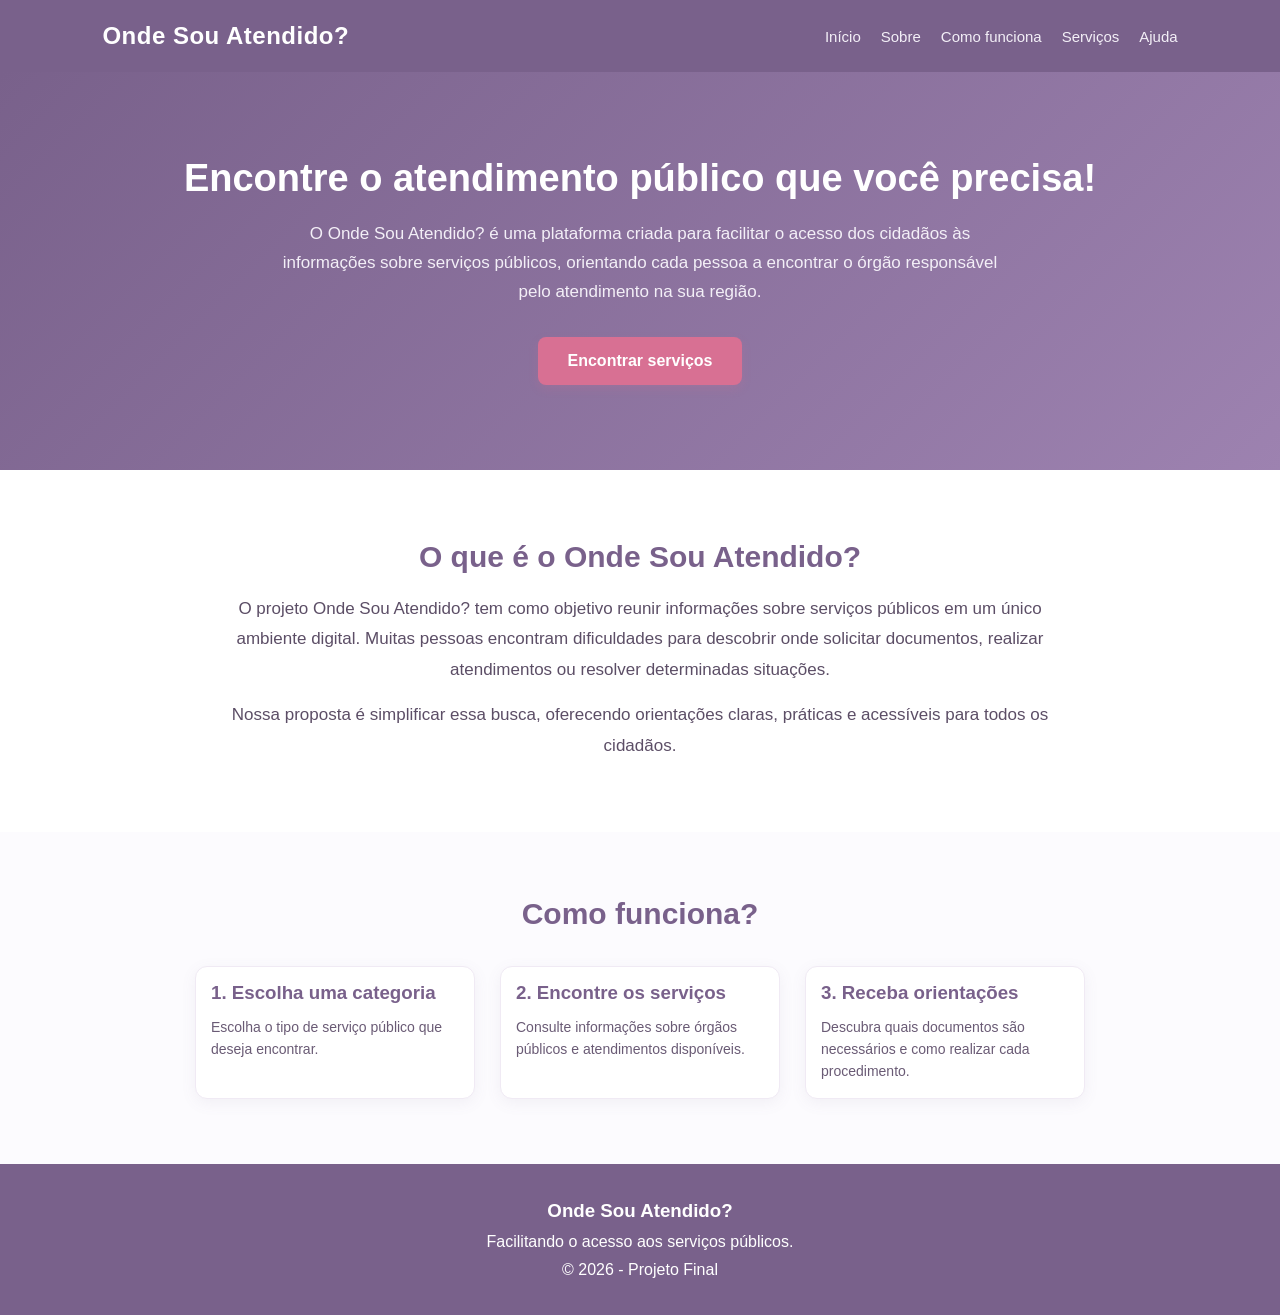
<file: index.html>
<!DOCTYPE html>

<html lang="pt-BR">

<head>
    <meta charset="UTF-8">
    <meta name="viewport" content="width=device-width, initial-scale=1.0">
    <title>Onde Sou Atendido?</title>

    <!-- CONEXÃO COM O CSS -->
    <link rel="stylesheet" href="style.css">
</head>

<body>

    <!-- =================================
         CABEÇALHO
    ================================= -->
    <header>
        <div class="logo">
            Onde Sou Atendido?
        </div>

        <nav>
            <a href="#inicio">Início</a>
            <a href="#sobre">Sobre</a>
            <a href="#como">Como funciona</a>
            <a href="consultas.html">Serviços</a>
            <a href="contatos.html">Ajuda</a>
        </nav>
    </header>


    <!-- =================================
         APRESENTAÇÃO
    ================================= -->
    <section class="inicio" id="inicio">
        <h1>Encontre o atendimento público que você precisa!</h1>
        <p>
            O Onde Sou Atendido? é uma plataforma criada
            para facilitar o acesso dos cidadãos às informações
            sobre serviços públicos, orientando cada pessoa
            a encontrar o órgão responsável pelo atendimento
            na sua região.
        </p>

        <a href="consultas.html" class="botao">
            Encontrar serviços
        </a>
    </section>


    <!-- =================================
         SOBRE O PROJETO
    ================================= -->
    <section class="sobre" id="sobre">
        <h2>O que é o Onde Sou Atendido?</h2>
        <p>
            O projeto Onde Sou Atendido? tem como objetivo
            reunir informações sobre serviços públicos em
            um único ambiente digital. Muitas pessoas
            encontram dificuldades para descobrir onde
            solicitar documentos, realizar atendimentos
            ou resolver determinadas situações.
        </p>
        <p style="margin-top: 15px;">
            Nossa proposta é simplificar essa busca,
            oferecendo orientações claras, práticas
            e acessíveis para todos os cidadãos.
        </p>
    </section>


    <!-- =================================
         COMO FUNCIONA
    ================================= -->
    <section class="como-funciona" id="como">
        <h2>Como funciona?</h2>

        <div class="cards">
            <div class="card">
                <h3>1. Escolha uma categoria</h3>
                <p>Escolha o tipo de serviço público que deseja encontrar.</p>
            </div>

            <div class="card">
                <h3>2. Encontre os serviços</h3>
                <p>Consulte informações sobre órgãos públicos e atendimentos disponíveis.</p>
            </div>

            <div class="card">
                <h3>3. Receba orientações</h3>
                <p>Descubra quais documentos são necessários e como realizar cada procedimento.</p>
            </div>
        </div>
    </section>


    <!-- =================================
         RODAPÉ
    ================================= -->
    <footer>
        <h3>Onde Sou Atendido?</h3>
        <p>Facilitando o acesso aos serviços públicos.</p>
        <p>© 2026 - Projeto Final</p>
    </footer>

</body>

</html>
</file>
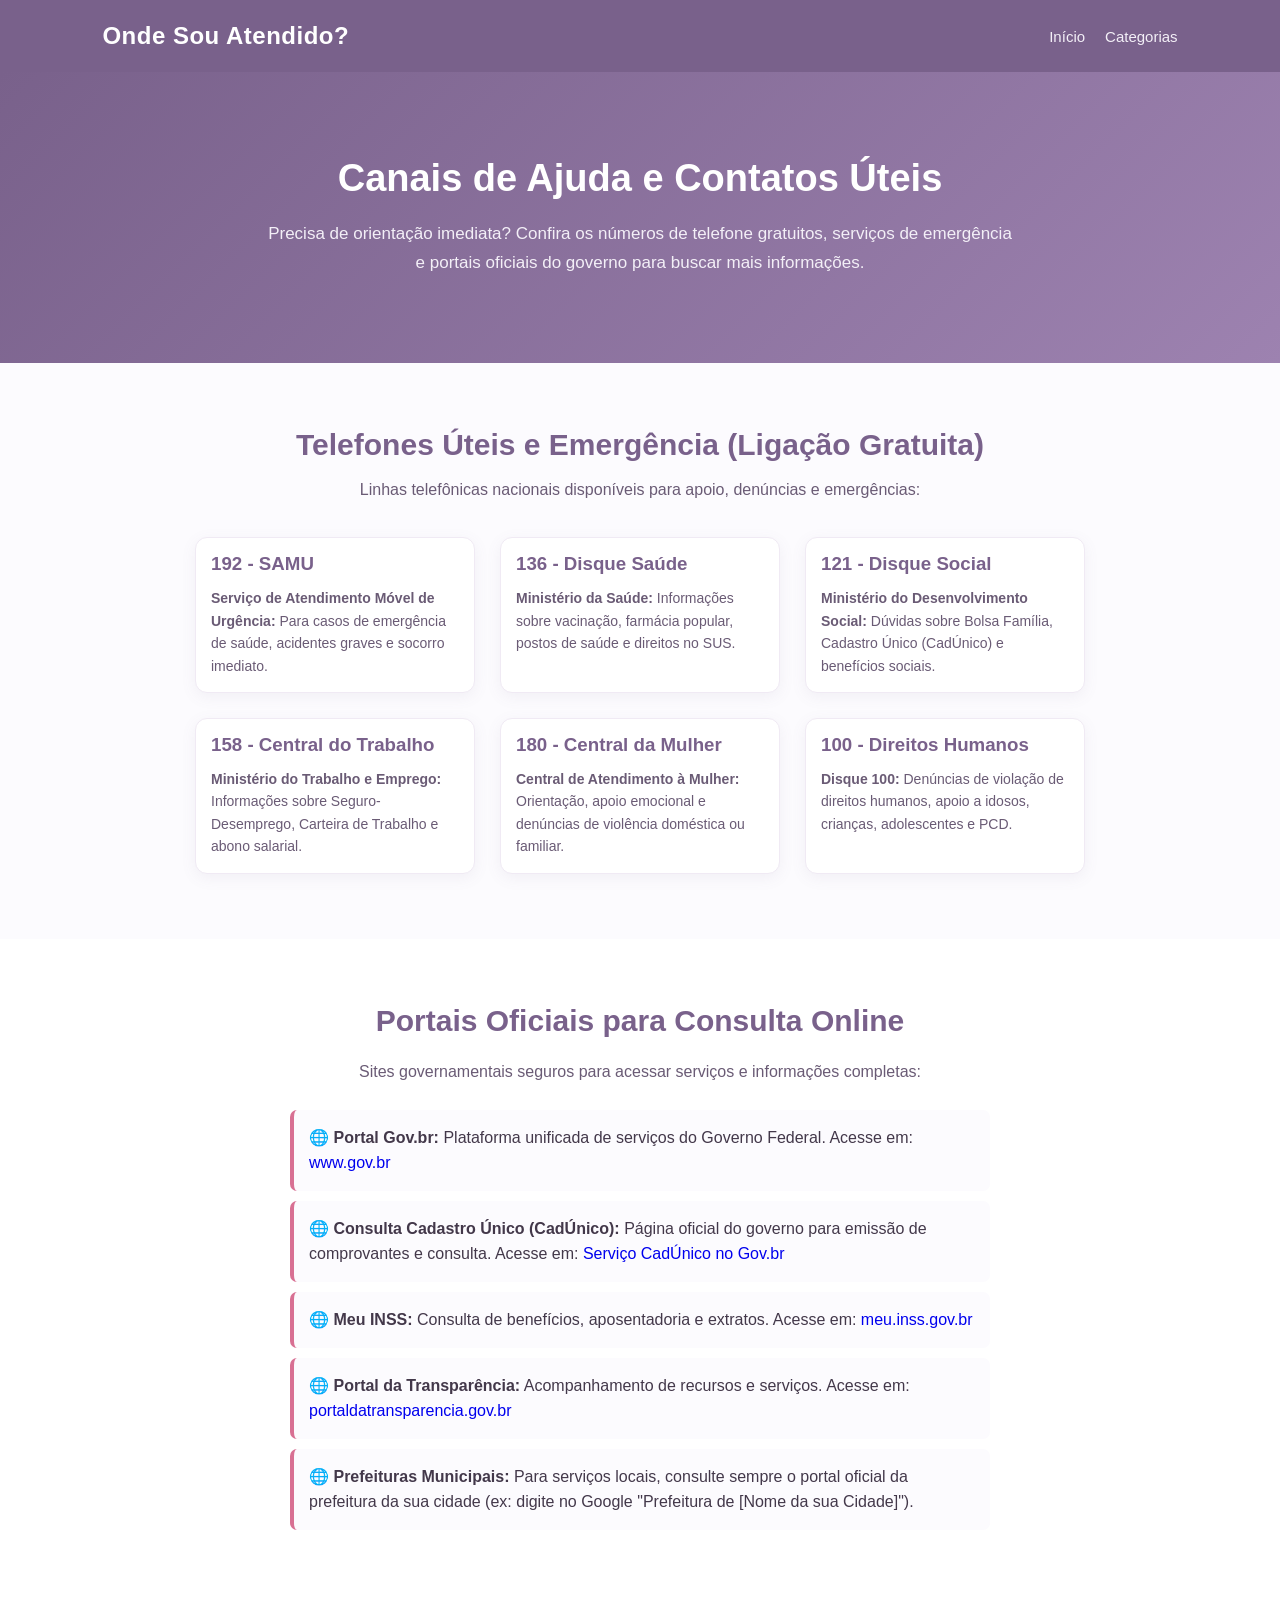
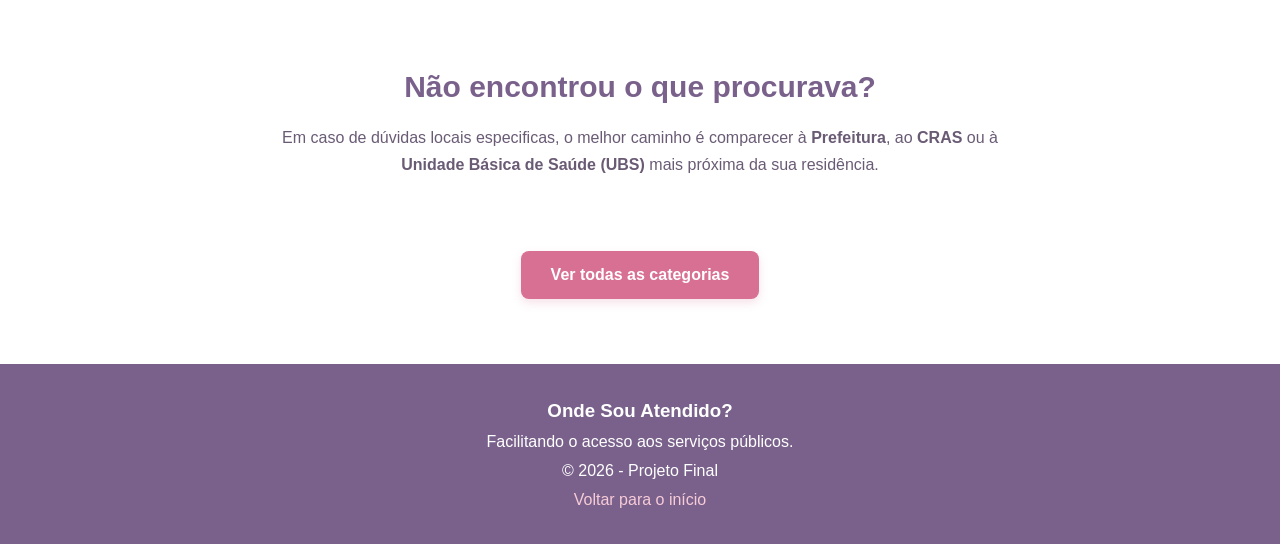
<file: ajuda.html>
<!DOCTYPE html>
<html lang="pt-BR">

<head>
    <meta charset="UTF-8">
    <meta name="viewport" content="width=device-width, initial-scale=1.0">
    <title>Canais de Ajuda - Onde Sou Atendido?</title>

    <!-- CONEXÃO COM O CSS -->
    <link rel="stylesheet" href="style.css">
</head>

<body>

    <!-- CABEÇALHO -->
    <header>
        <div class="logo">
            Onde Sou Atendido?
        </div>

        <nav>
            <a href="index.html">Início</a>
            <a href="consultas.html">Categorias</a>
            
        </nav>
    </header>

    <!-- APRESENTAÇÃO -->
    <section class="banner">
        <h1>Canais de Ajuda e Contatos Úteis</h1>
        <p>
            Precisa de orientação imediata? Confira os números de telefone gratuitos,
            serviços de emergência e portais oficiais do governo para buscar mais informações.
        </p>
    </section>

    <!-- TELEFONES DE EMERGÊNCIA E UTILIDADE PÚBLICA -->
    <section class="atendimentos">
        <h2>Telefones Úteis e Emergência (Ligação Gratuita)</h2>
        <p>
            Linhas telefônicas nacionais disponíveis para apoio, denúncias e emergências:
        </p>

        <div class="cards">

            <div class="card">
                <h3>192 - SAMU</h3>
                <p>
                    <strong>Serviço de Atendimento Móvel de Urgência:</strong> 
                    Para casos de emergência de saúde, acidentes graves e socorro imediato.
                </p>
            </div>

            <div class="card">
                <h3>136 - Disque Saúde</h3>
                <p>
                    <strong>Ministério da Saúde:</strong> 
                    Informações sobre vacinação, farmácia popular, postos de saúde e direitos no SUS.
                </p>

            </div>

            <div class="card">
                <h3>121 - Disque Social</h3>
                <p>
                    <strong>Ministério do Desenvolvimento Social:</strong> 
                    Dúvidas sobre Bolsa Família, Cadastro Único (CadÚnico) e benefícios sociais.
                </p>
            </div>

            <div class="card">
                <h3>158 - Central do Trabalho</h3>
                <p>
                    <strong>Ministério do Trabalho e Emprego:</strong> 
                    Informações sobre Seguro-Desemprego, Carteira de Trabalho e abono salarial.
                </p>
            </div>

            <div class="card">
                <h3>180 - Central da Mulher</h3>
                <p>
                    <strong>Central de Atendimento à Mulher:</strong> 
                    Orientação, apoio emocional e denúncias de violência doméstica ou familiar.
                </p>
            </div>

            <div class="card">
                <h3>100 - Direitos Humanos</h3>
                <p>
                    <strong>Disque 100:</strong> 
                    Denúncias de violação de direitos humanos, apoio a idosos, crianças, adolescentes e PCD.
                </p>
            </div>

        </div>
    </section>

    <!-- PORTAIS OFICIAIS NA WEB -->
    <section class="documentos">
        <h2>Portais Oficiais para Consulta Online</h2>
        <p>
            Sites governamentais seguros para acessar serviços e informações completas:
        </p>

        <div class="lista-documentos">
            <div>🌐 <strong>Portal Gov.br:</strong> Plataforma unificada de serviços do Governo Federal. Acesse em: <a href="https://www.gov.br" target="_blank" rel="noopener noreferrer">www.gov.br</a></div>
            <div>🌐 <strong>Consulta Cadastro Único (CadÚnico):</strong> Página oficial do governo para emissão de comprovantes e consulta. Acesse em: <a href="https://www.gov.br/pt-br/servicos/consultar-dados-do-cadastro-unico-cadunico" target="_blank" rel="noopener noreferrer">Serviço CadÚnico no Gov.br</a></div>
            <div>🌐 <strong>Meu INSS:</strong> Consulta de benefícios, aposentadoria e extratos. Acesse em: <a href="https://meu.inss.gov.br" target="_blank" rel="noopener noreferrer">meu.inss.gov.br</a></div>
            <div>🌐 <strong>Portal da Transparência:</strong> Acompanhamento de recursos e serviços. Acesse em: <a href="https://portaldatransparencia.gov.br" target="_blank" rel="noopener noreferrer">portaldatransparencia.gov.br</a></div>
            <div>🌐 <strong>Prefeituras Municipais:</strong> Para serviços locais, consulte sempre o portal oficial da prefeitura da sua cidade (ex: digite no Google "Prefeitura de [Nome da sua Cidade]").</div>
        </div>
    </section>

    <!-- ORIENTAÇÃO PARA ATENDIMENTO PRESENCIAL -->
    <section class="orientacao">
        <h2>Não encontrou o que procurava?</h2>
        <p>
            Em caso de dúvidas locais especificas, o melhor caminho é comparecer à <strong>Prefeitura</strong>, ao <strong>CRAS</strong> ou à <strong>Unidade Básica de Saúde (UBS)</strong> mais próxima da sua residência.
        </p>

        <br>

        <a href="consultas.html" class="botao">
            Ver todas as categorias
        </a>
    </section>

    <!-- RODAPÉ -->
    <footer>
        <h3>Onde Sou Atendido?</h3>
        <p>
            Facilitando o acesso aos serviços públicos.
        </p>
        <p>
            © 2026 - Projeto Final
        </p>
        <a href="index.html">Voltar para o início</a>
    </footer>

</body>

</html>
</file>
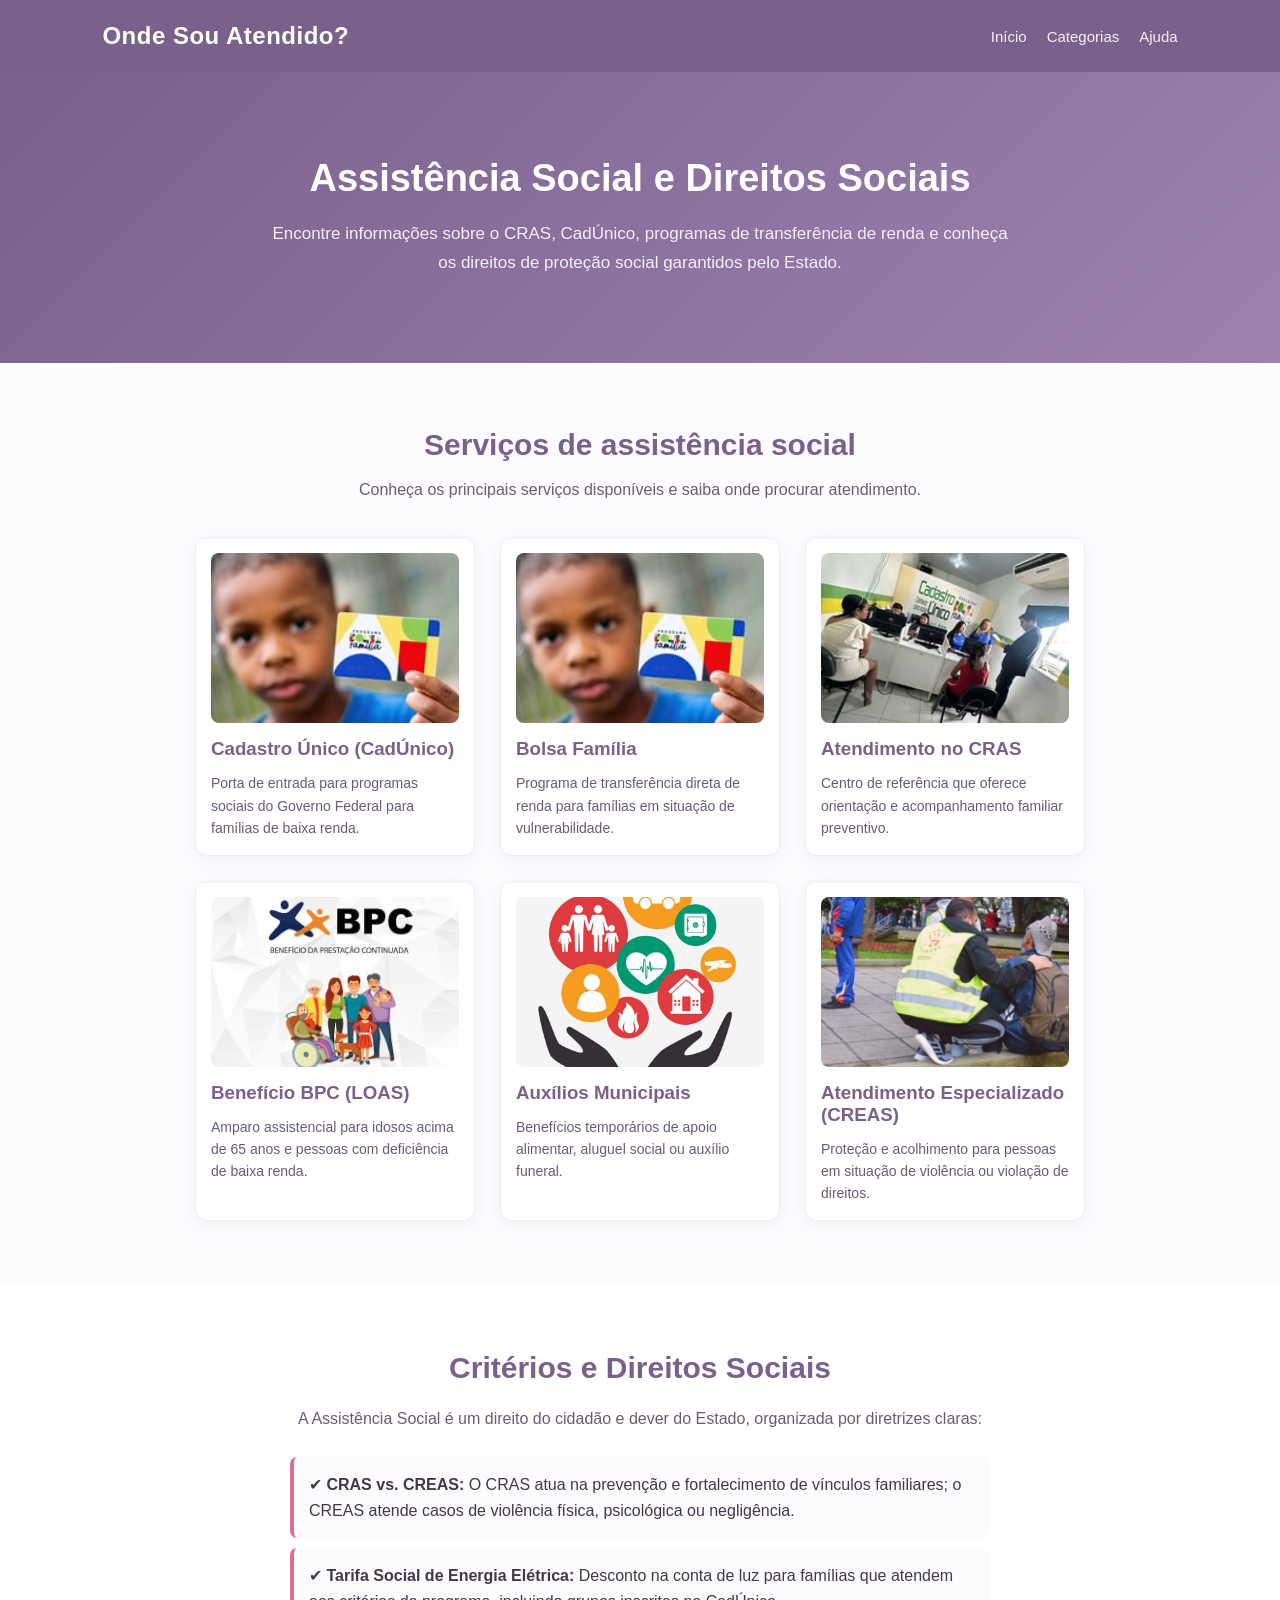
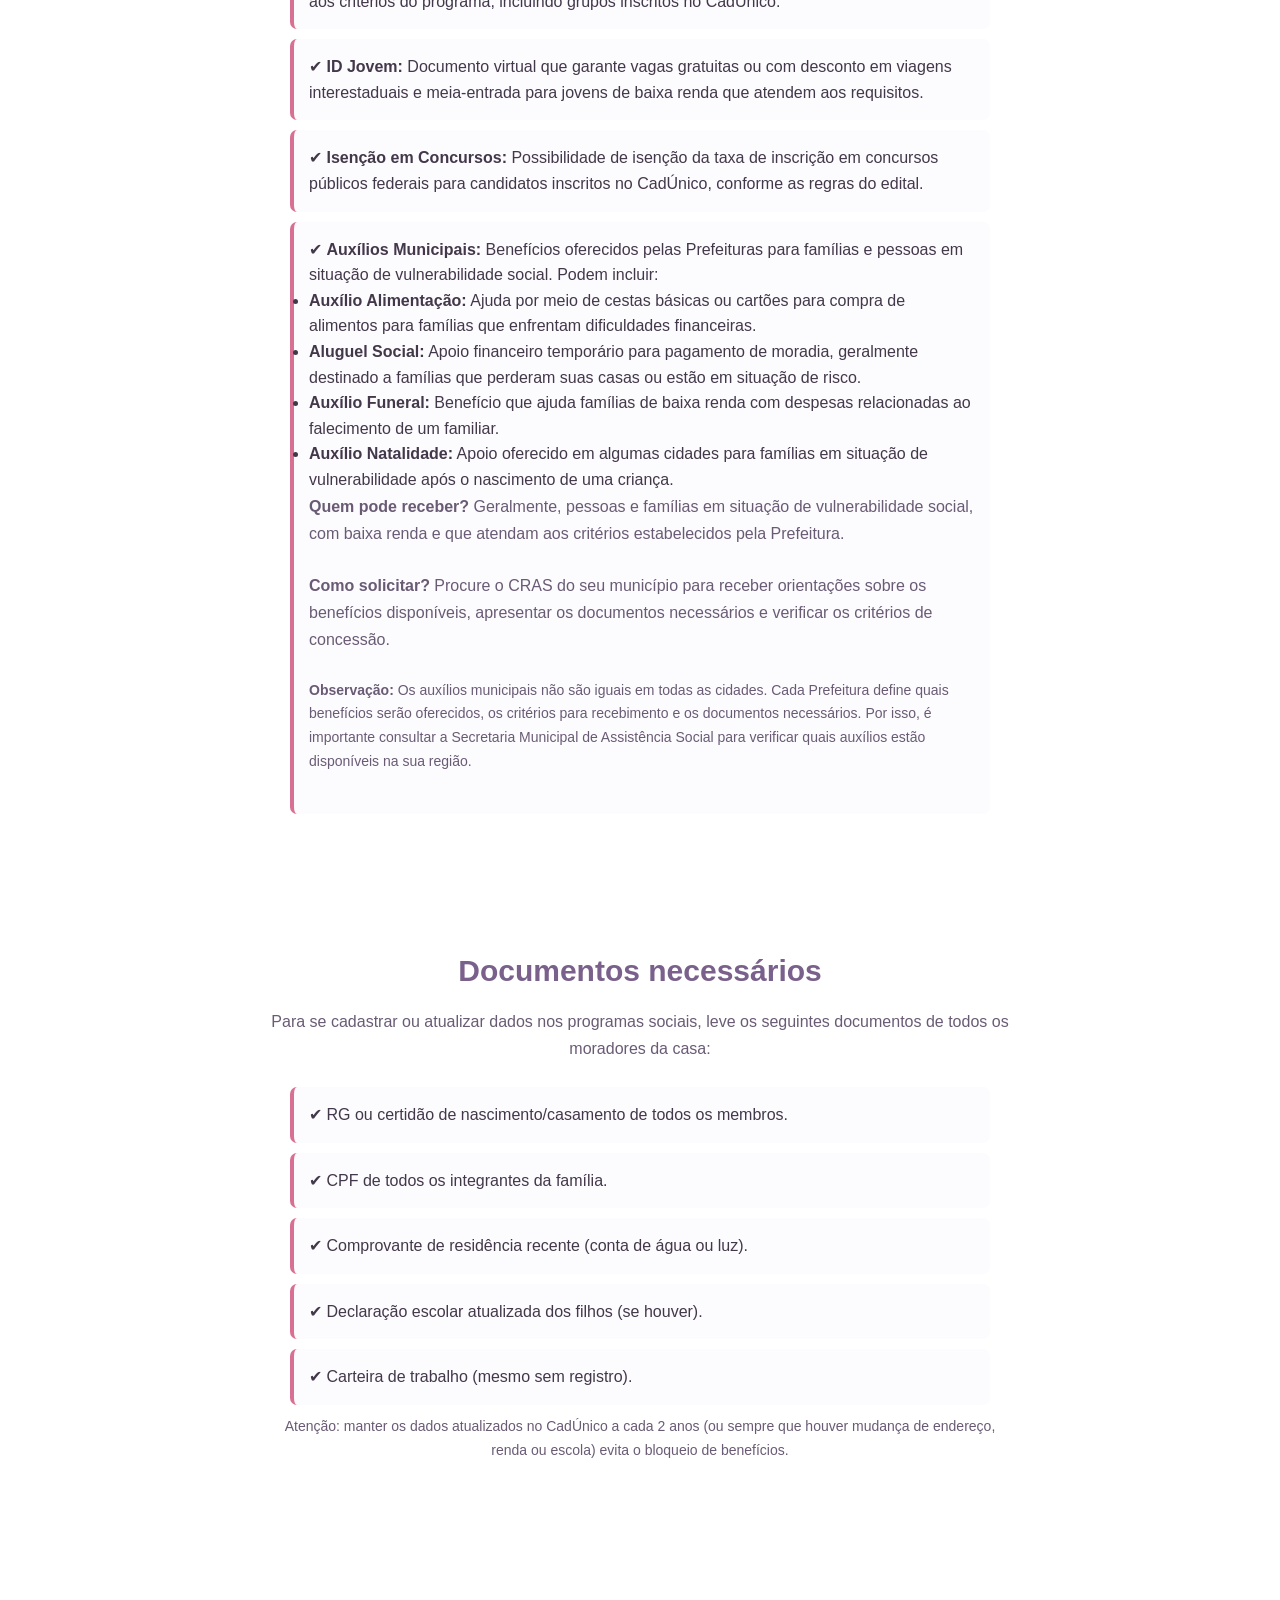
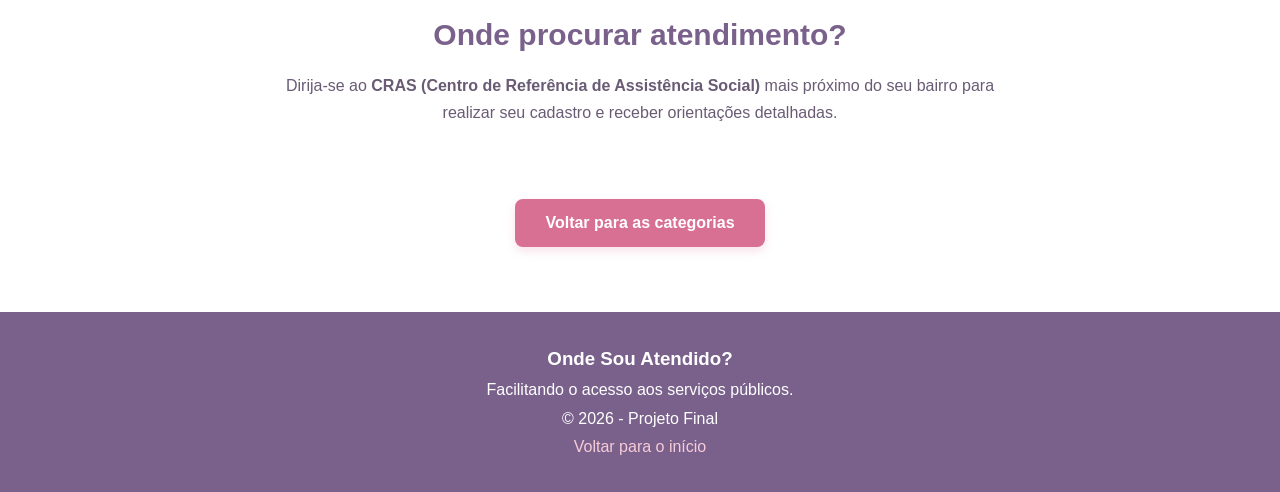
<file: assitencia.html>
<!DOCTYPE html>
<html lang="pt-BR">

<head>
    <meta charset="UTF-8">
    <meta name="viewport" content="width=device-width, initial-scale=1.0">
    <title>Assistência Social - Onde Sou Atendido?</title>
    <link rel="stylesheet" href="style.css">
</head>

<body>

    <header>
        <div class="logo">Onde Sou Atendido?</div>
        <nav>
            <a href="index.html">Início</a>
            <a href="consultas.html">Categorias</a>
            <a href="ajuda.html">Ajuda</a>
        </nav>
    </header>

    <section class="banner">
        <h1>Assistência Social e Direitos Sociais</h1>
        <p>
            Encontre informações sobre o CRAS, CadÚnico, programas de transferência
            de renda e conheça os direitos de proteção social garantidos pelo Estado.
        </p>
    </section>

    <section class="atendimentos">
        <h2>Serviços de assistência social</h2>
        <p>Conheça os principais serviços disponíveis e saiba onde procurar atendimento.</p>

        <div class="cards">

            <div class="card">
                <img src="imagens/Caixa começa a pagar Bolsa Família de junho.jpeg" alt="Cadastro Único">
                <h3>Cadastro Único (CadÚnico)</h3>
                <p>Porta de entrada para programas sociais do Governo Federal para famílias de baixa renda.</p>
            </div>

            <div class="card">
                <img src="imagens/Caixa começa a pagar Bolsa Família de junho.jpeg" alt="Bolsa Família">
                <h3>Bolsa Família</h3>
                <p>Programa de transferência direta de renda para famílias em situação de vulnerabilidade.</p>
            </div>

            <div class="card">
                <img src="imagens/Cras e Creas de Atalaia do Norte passam por___.jpeg" alt="CRAS">
                <h3>Atendimento no CRAS</h3>
                <p>Centro de referência que oferece orientação e acompanhamento familiar preventivo.</p>
            </div>

            <div class="card">
                <img src="imagens/Benefício de Prestação Continuada (BPC) – O que é, Quem tem Direito_.jpeg" alt="BPC">
                <h3>Benefício BPC (LOAS)</h3>
                <p>Amparo assistencial para idosos acima de 65 anos e pessoas com deficiência de baixa renda.</p>
            </div>

            <div class="card">
                <img src="imagens/download (6).jpeg" alt="Auxílios municipais">
                <h3>Auxílios Municipais</h3>
                <p>Benefícios temporários de apoio alimentar, aluguel social ou auxílio funeral.</p>
            </div>

            <div class="card">
                <img src="imagens/Cuidar, acompanhar e promover_ projeto faz a diferença na vida de pessoas em situação de rua.jpeg" alt="População em situação de rua">
                <h3>Atendimento Especializado (CREAS)</h3>
                <p>Proteção e acolhimento para pessoas em situação de violência ou violação de direitos.</p>
            </div>

        </div>
    </section>

    <section class="documentos">
        <h2>Critérios e Direitos Sociais</h2>
        <p>A Assistência Social é um direito do cidadão e dever do Estado, organizada por diretrizes claras:</p>

        <div class="lista-documentos">

            <div>
                ✔ <strong>CRAS vs. CREAS:</strong>
                O CRAS atua na prevenção e fortalecimento de vínculos familiares; o CREAS atende casos de violência física, psicológica ou negligência.
            </div>

            <div>
                ✔ <strong>Tarifa Social de Energia Elétrica:</strong>
                Desconto na conta de luz para famílias que atendem aos critérios do programa, incluindo grupos inscritos no CadÚnico.
            </div>

            <div>
                ✔ <strong>ID Jovem:</strong>
                Documento virtual que garante vagas gratuitas ou com desconto em viagens interestaduais e meia-entrada para jovens de baixa renda que atendem aos requisitos.
            </div>

            <div>
                ✔ <strong>Isenção em Concursos:</strong>
                Possibilidade de isenção da taxa de inscrição em concursos públicos federais para candidatos inscritos no CadÚnico, conforme as regras do edital.
            </div>

            <div>
                ✔ <strong>Auxílios Municipais:</strong>
                Benefícios oferecidos pelas Prefeituras para famílias e pessoas em situação de vulnerabilidade social. Podem incluir:

                <ul>
                    <li>
                        <strong>Auxílio Alimentação:</strong>
                        Ajuda por meio de cestas básicas ou cartões para compra de alimentos para famílias que enfrentam dificuldades financeiras.
                    </li>

                    <li>
                        <strong>Aluguel Social:</strong>
                        Apoio financeiro temporário para pagamento de moradia, geralmente destinado a famílias que perderam suas casas ou estão em situação de risco.
                    </li>

                    <li>
                        <strong>Auxílio Funeral:</strong>
                        Benefício que ajuda famílias de baixa renda com despesas relacionadas ao falecimento de um familiar.
                    </li>

                    <li>
                        <strong>Auxílio Natalidade:</strong>
                        Apoio oferecido em algumas cidades para famílias em situação de vulnerabilidade após o nascimento de uma criança.
                    </li>
                </ul>

                <p>
                    <strong>Quem pode receber?</strong>
                    Geralmente, pessoas e famílias em situação de vulnerabilidade social, com baixa renda e que atendam aos critérios estabelecidos pela Prefeitura.
                </p>

                <p>
                    <strong>Como solicitar?</strong>
                    Procure o CRAS do seu município para receber orientações sobre os benefícios disponíveis, apresentar os documentos necessários e verificar os critérios de concessão.
                </p>

                <p class="aviso">
                    <strong>Observação:</strong>
                    Os auxílios municipais não são iguais em todas as cidades. Cada Prefeitura define quais benefícios serão oferecidos, os critérios para recebimento e os documentos necessários. Por isso, é importante consultar a Secretaria Municipal de Assistência Social para verificar quais auxílios estão disponíveis na sua região.
                </p>
            </div>

        </div>
    </section>

    <section class="documentos">
        <h2>Documentos necessários</h2>
        <p>Para se cadastrar ou atualizar dados nos programas sociais, leve os seguintes documentos de todos os moradores da casa:</p>

        <div class="lista-documentos">

            <div>✔ RG ou certidão de nascimento/casamento de todos os membros.</div>
            <div>✔ CPF de todos os integrantes da família.</div>
            <div>✔ Comprovante de residência recente (conta de água ou luz).</div>
            <div>✔ Declaração escolar atualizada dos filhos (se houver).</div>
            <div>✔ Carteira de trabalho (mesmo sem registro).</div>

        </div>

        <p class="aviso">
            Atenção: manter os dados atualizados no CadÚnico a cada 2 anos (ou sempre que houver mudança de endereço, renda ou escola) evita o bloqueio de benefícios.
        </p>
    </section>

    <section class="orientacao">
        <h2>Onde procurar atendimento?</h2>
        <p>
            Dirija-se ao <strong>CRAS (Centro de Referência de Assistência Social)</strong>
            mais próximo do seu bairro para realizar seu cadastro e receber orientações detalhadas.
        </p>

        <br>

        <a href="consultas.html" class="botao">Voltar para as categorias</a>
    </section>

    <footer>
        <h3>Onde Sou Atendido?</h3>
        <p>Facilitando o acesso aos serviços públicos.</p>
        <p>© 2026 - Projeto Final</p>
        <a href="index.html">Voltar para o início</a>
    </footer>

</body>
</html>
</file>
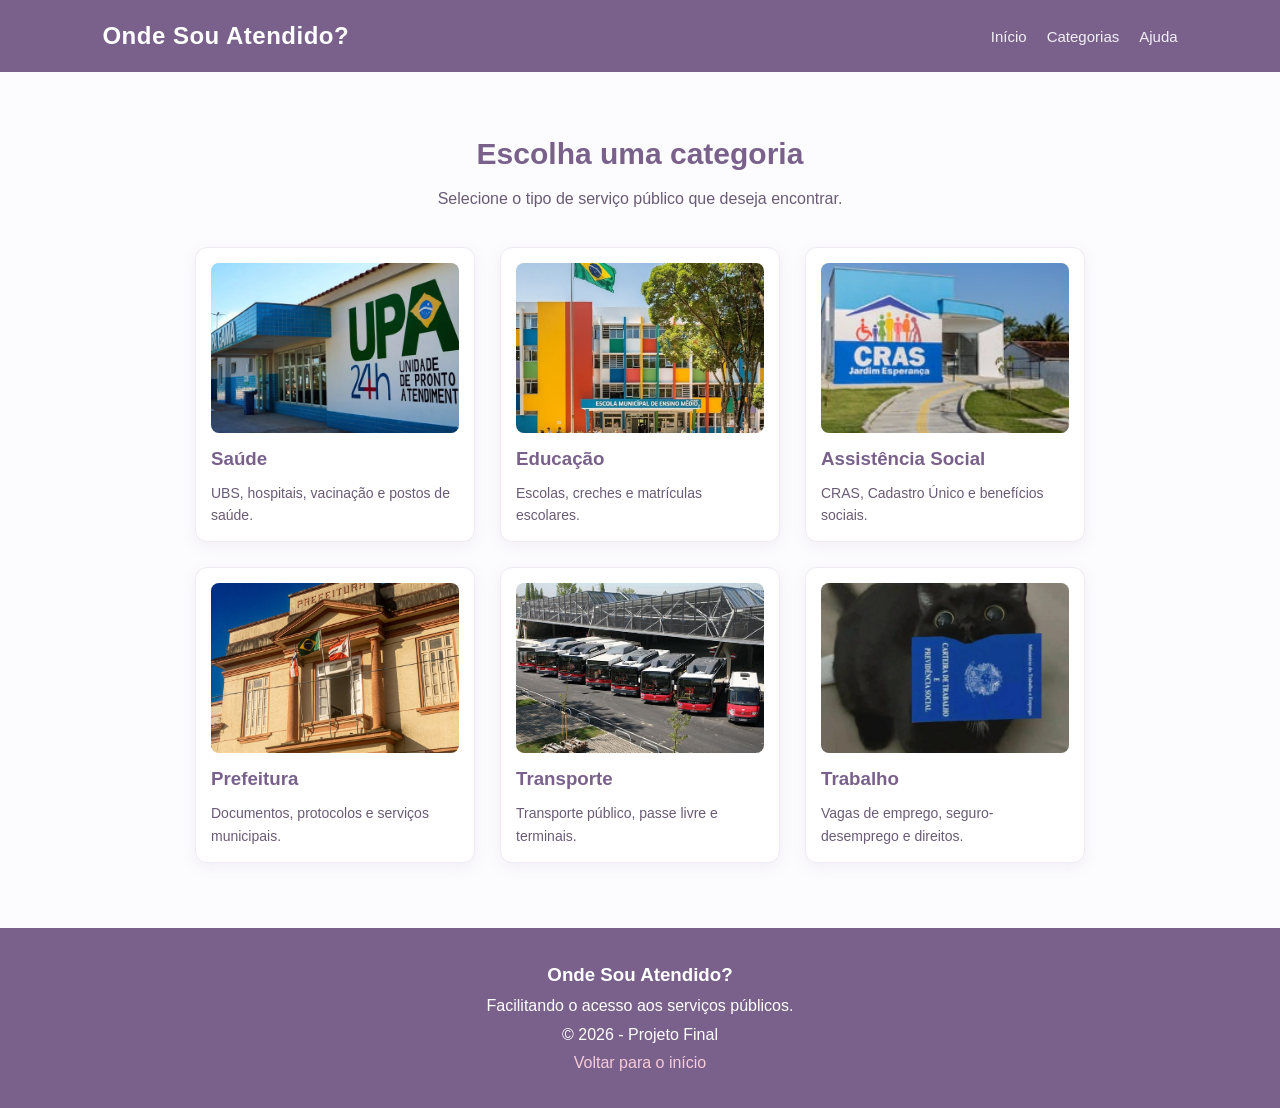
<file: consultas.html>
<!DOCTYPE html>
<html lang="pt-BR">

<head>
    <meta charset="UTF-8">
    <meta name="viewport" content="width=device-width, initial-scale=1.0">

    <title>Categorias - Onde Sou Atendido?</title>

    <!-- CONEXÃO COM O CSS -->
    <link rel="stylesheet" href="style.css">

</head>

<body>

    <!-- CABEÇALHO -->
    <header>

        <div class="logo">
            Onde Sou Atendido?
        </div>

        <nav>
            <a href="index.html">Início</a>
            <a href="consultas.html">Categorias</a>
            <a href="ajuda.html">Ajuda</a>
        </nav>

    </header>

    <!-- CATEGORIAS -->
    <section class="categorias" id="categorias">

        <h2>Escolha uma categoria</h2>

        <p>
            Selecione o tipo de serviço público que deseja encontrar.
        </p>

        <div class="cards">

            <!-- SAÚDE -->
            <a href="saude.html" class="card">
                <img src="imagens/saude.jpg" alt="Unidade de saúde">
                <h3>Saúde</h3>
                <p>
                    UBS, hospitais, vacinação e postos de saúde.
                </p>
            </a>

            <!-- EDUCAÇÃO -->
            <a href="educaçao.html" class="card">
                <img src="imagens/educaçao.jpeg" alt="Escola pública">
                <h3>Educação</h3>
                <p>
                    Escolas, creches e matrículas escolares.
                </p>
            </a>

            <!-- ASSISTÊNCIA SOCIAL -->
            <a href="assitencia.html" class="card">
                <img src="imagens/assistencia.jpeg" alt="Atendimento de assistência social">
                <h3>Assistência Social</h3>
                <p>
                    CRAS, Cadastro Único e benefícios sociais.
                </p>
            </a>

            <!-- PREFEITURA -->
            <a href="prefeitura.html" class="card">
                <img src="imagens/prefeitura.jpeg" alt="Prédio da prefeitura">
                <h3>Prefeitura</h3>
                <p>
                    Documentos, protocolos e serviços municipais.
                </p>
            </a>

            <!-- TRANSPORTE -->
            <a href="transporte.html" class="card">
                <img src="imagens/transporte.jpeg" alt="Transporte público">
                <h3>Transporte</h3>
                <p>
                    Transporte público, passe livre e terminais.
                </p>
            </a>

            <!-- TRABALHO -->
            <a href="trabalho.html" class="card">
                <img src="imagens/trabalho.jpeg" alt="Carteira de trabalho">
                <h3>Trabalho</h3>
                <p>
                    Vagas de emprego, seguro-desemprego e direitos.
                </p>
            </a>

        </div>

    </section>

    <!-- RODAPÉ -->
    <footer>

        <h3>Onde Sou Atendido?</h3>

        <p>
            Facilitando o acesso aos serviços públicos.
        </p>

        <p>
            © 2026 - Projeto Final
        </p>

        <a href="index.html">Voltar para o início</a>

    </footer>

</body>

</html>
</file>
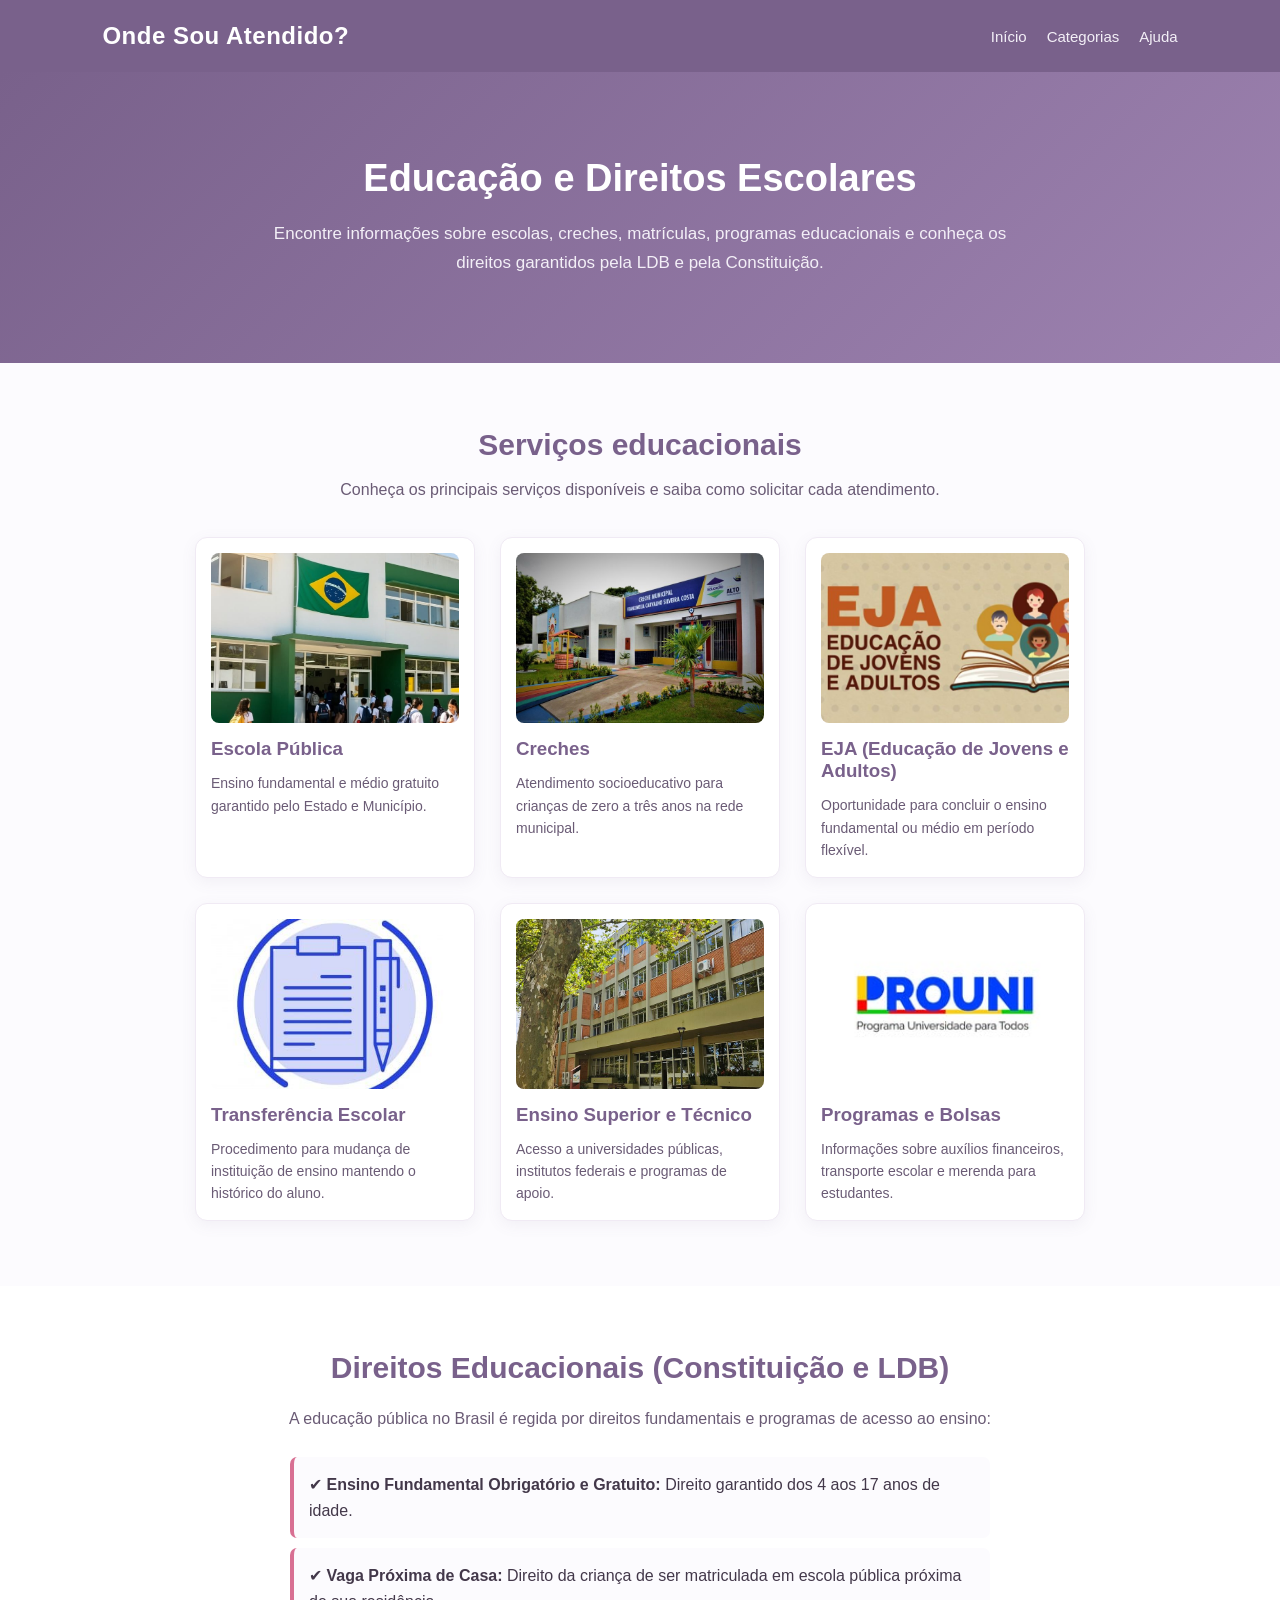
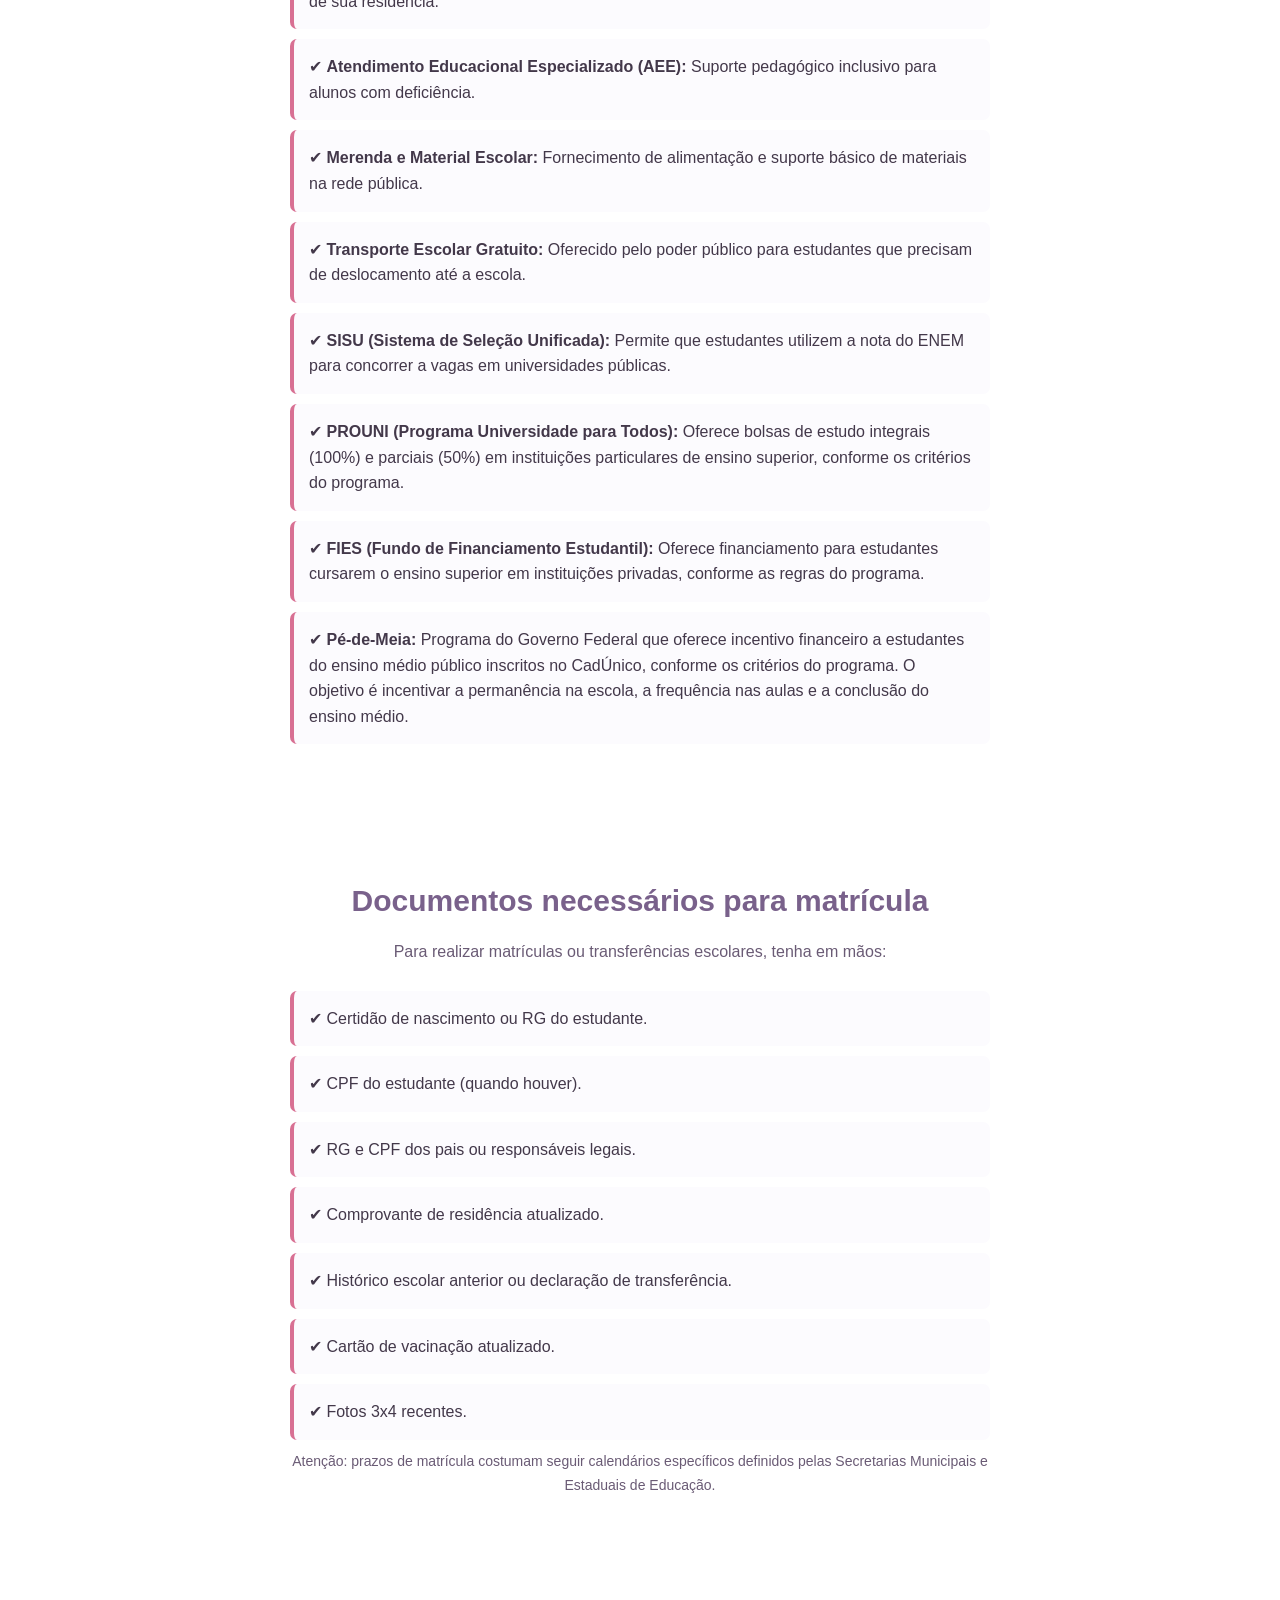
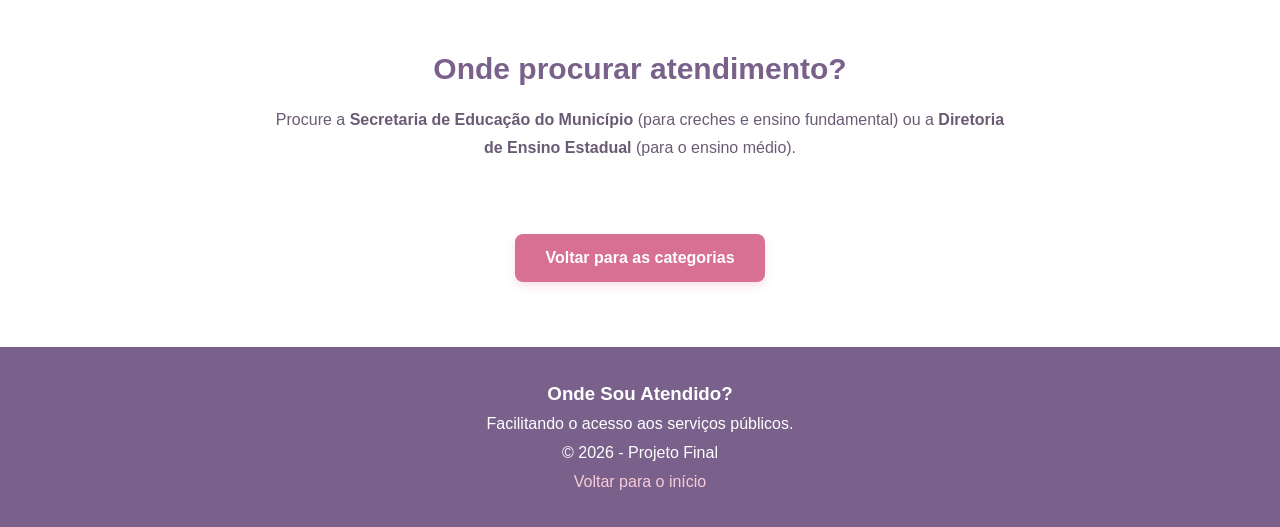
<file: educaçao.html>
<!DOCTYPE html>
<html lang="pt-BR">

<head>
    <meta charset="UTF-8">
    <meta name="viewport" content="width=device-width, initial-scale=1.0">
    <title>Educação - Onde Sou Atendido?</title>
    <link rel="stylesheet" href="style.css">
</head>

<body>

    <header>
        <div class="logo">Onde Sou Atendido?</div>
        <nav>
            <a href="index.html">Início</a>
            <a href="consultas.html">Categorias</a>
            <a href="ajuda.html">Ajuda</a>
        </nav>
    </header>

    <section class="banner">
        <h1>Educação e Direitos Escolares</h1>
        <p>
            Encontre informações sobre escolas, creches, matrículas, programas
            educacionais e conheça os direitos garantidos pela LDB e pela Constituição.
        </p>
    </section>

    <section class="atendimentos">
        <h2>Serviços educacionais</h2>
        <p>Conheça os principais serviços disponíveis e saiba como solicitar cada atendimento.</p>

        <div class="cards">

            <div class="card">
                <img src="imagens/escola.jpeg" alt="Escola pública">
                <h3>Escola Pública</h3>
                <p>Ensino fundamental e médio gratuito garantido pelo Estado e Município.</p>
            </div>

            <div class="card">
                <img src="imagens/creche.jpeg" alt="Creche">
                <h3>Creches</h3>
                <p>Atendimento socioeducativo para crianças de zero a três anos na rede municipal.</p>
            </div>

            <div class="card">
                <img src="imagens/Educação de Jovens e Adultos – EJA.jpeg" alt="EJA">
                <h3>EJA (Educação de Jovens e Adultos)</h3>
                <p>Oportunidade para concluir o ensino fundamental ou médio em período flexível.</p>
            </div>

            <div class="card">
                <img src="imagens/documentos.jpeg" alt="Transferência">
                <h3>Transferência Escolar</h3>
                <p>Procedimento para mudança de instituição de ensino mantendo o histórico do aluno.</p>
            </div>

            <div class="card">
                <img src="imagens/universidade.jpeg" alt="Universidade">
                <h3>Ensino Superior e Técnico</h3>
                <p>Acesso a universidades públicas, institutos federais e programas de apoio.</p>
            </div>

            <div class="card">
                <img src="imagens/Como Funciona o Processo de Seleção do Prouni___.jpeg" alt="Bolsas de estudo">
                <h3>Programas e Bolsas</h3>
                <p>Informações sobre auxílios financeiros, transporte escolar e merenda para estudantes.</p>
            </div>

        </div>
    </section>

    <section class="documentos">
        <h2>Direitos Educacionais (Constituição e LDB)</h2>
        <p>A educação pública no Brasil é regida por direitos fundamentais e programas de acesso ao ensino:</p>

        <div class="lista-documentos">

            <div>✔ <strong>Ensino Fundamental Obrigatório e Gratuito:</strong> Direito garantido dos 4 aos 17 anos de idade.</div>

            <div>✔ <strong>Vaga Próxima de Casa:</strong> Direito da criança de ser matriculada em escola pública próxima de sua residência.</div>

            <div>✔ <strong>Atendimento Educacional Especializado (AEE):</strong> Suporte pedagógico inclusivo para alunos com deficiência.</div>

            <div>✔ <strong>Merenda e Material Escolar:</strong> Fornecimento de alimentação e suporte básico de materiais na rede pública.</div>

            <div>✔ <strong>Transporte Escolar Gratuito:</strong> Oferecido pelo poder público para estudantes que precisam de deslocamento até a escola.</div>

            <div>✔ <strong>SISU (Sistema de Seleção Unificada):</strong> Permite que estudantes utilizem a nota do ENEM para concorrer a vagas em universidades públicas.</div>

            <div>✔ <strong>PROUNI (Programa Universidade para Todos):</strong> Oferece bolsas de estudo integrais (100%) e parciais (50%) em instituições particulares de ensino superior, conforme os critérios do programa.</div>

            <div>✔ <strong>FIES (Fundo de Financiamento Estudantil):</strong> Oferece financiamento para estudantes cursarem o ensino superior em instituições privadas, conforme as regras do programa.</div>

            <div>✔ <strong>Pé-de-Meia:</strong> Programa do Governo Federal que oferece incentivo financeiro a estudantes do ensino médio público inscritos no CadÚnico, conforme os critérios do programa. O objetivo é incentivar a permanência na escola, a frequência nas aulas e a conclusão do ensino médio.</div>

    
      </div>

    </section>

    <section class="documentos">
        <h2>Documentos necessários para matrícula</h2>
        <p>Para realizar matrículas ou transferências escolares, tenha em mãos:</p>

        <div class="lista-documentos">
            <div>✔ Certidão de nascimento ou RG do estudante.</div>
            <div>✔ CPF do estudante (quando houver).</div>
            <div>✔ RG e CPF dos pais ou responsáveis legais.</div>
            <div>✔ Comprovante de residência atualizado.</div>
            <div>✔ Histórico escolar anterior ou declaração de transferência.</div>
            <div>✔ Cartão de vacinação atualizado.</div>
            <div>✔ Fotos 3x4 recentes.</div>
        </div>

        <p class="aviso">
            Atenção: prazos de matrícula costumam seguir calendários específicos definidos pelas Secretarias Municipais e Estaduais de Educação.
        </p>
    </section>

    <section class="orientacao">
        <h2>Onde procurar atendimento?</h2>
        <p>
            Procure a <strong>Secretaria de Educação do Município</strong>
            (para creches e ensino fundamental) ou a
            <strong>Diretoria de Ensino Estadual</strong> (para o ensino médio).
        </p>

        <br>

        <a href="consultas.html" class="botao">Voltar para as categorias</a>
    </section>

    <footer>
        <h3>Onde Sou Atendido?</h3>
        <p>Facilitando o acesso aos serviços públicos.</p>
        <p>© 2026 - Projeto Final</p>
        <a href="index.html">Voltar para o início</a>
    </footer>

</body>
</html>
</file>
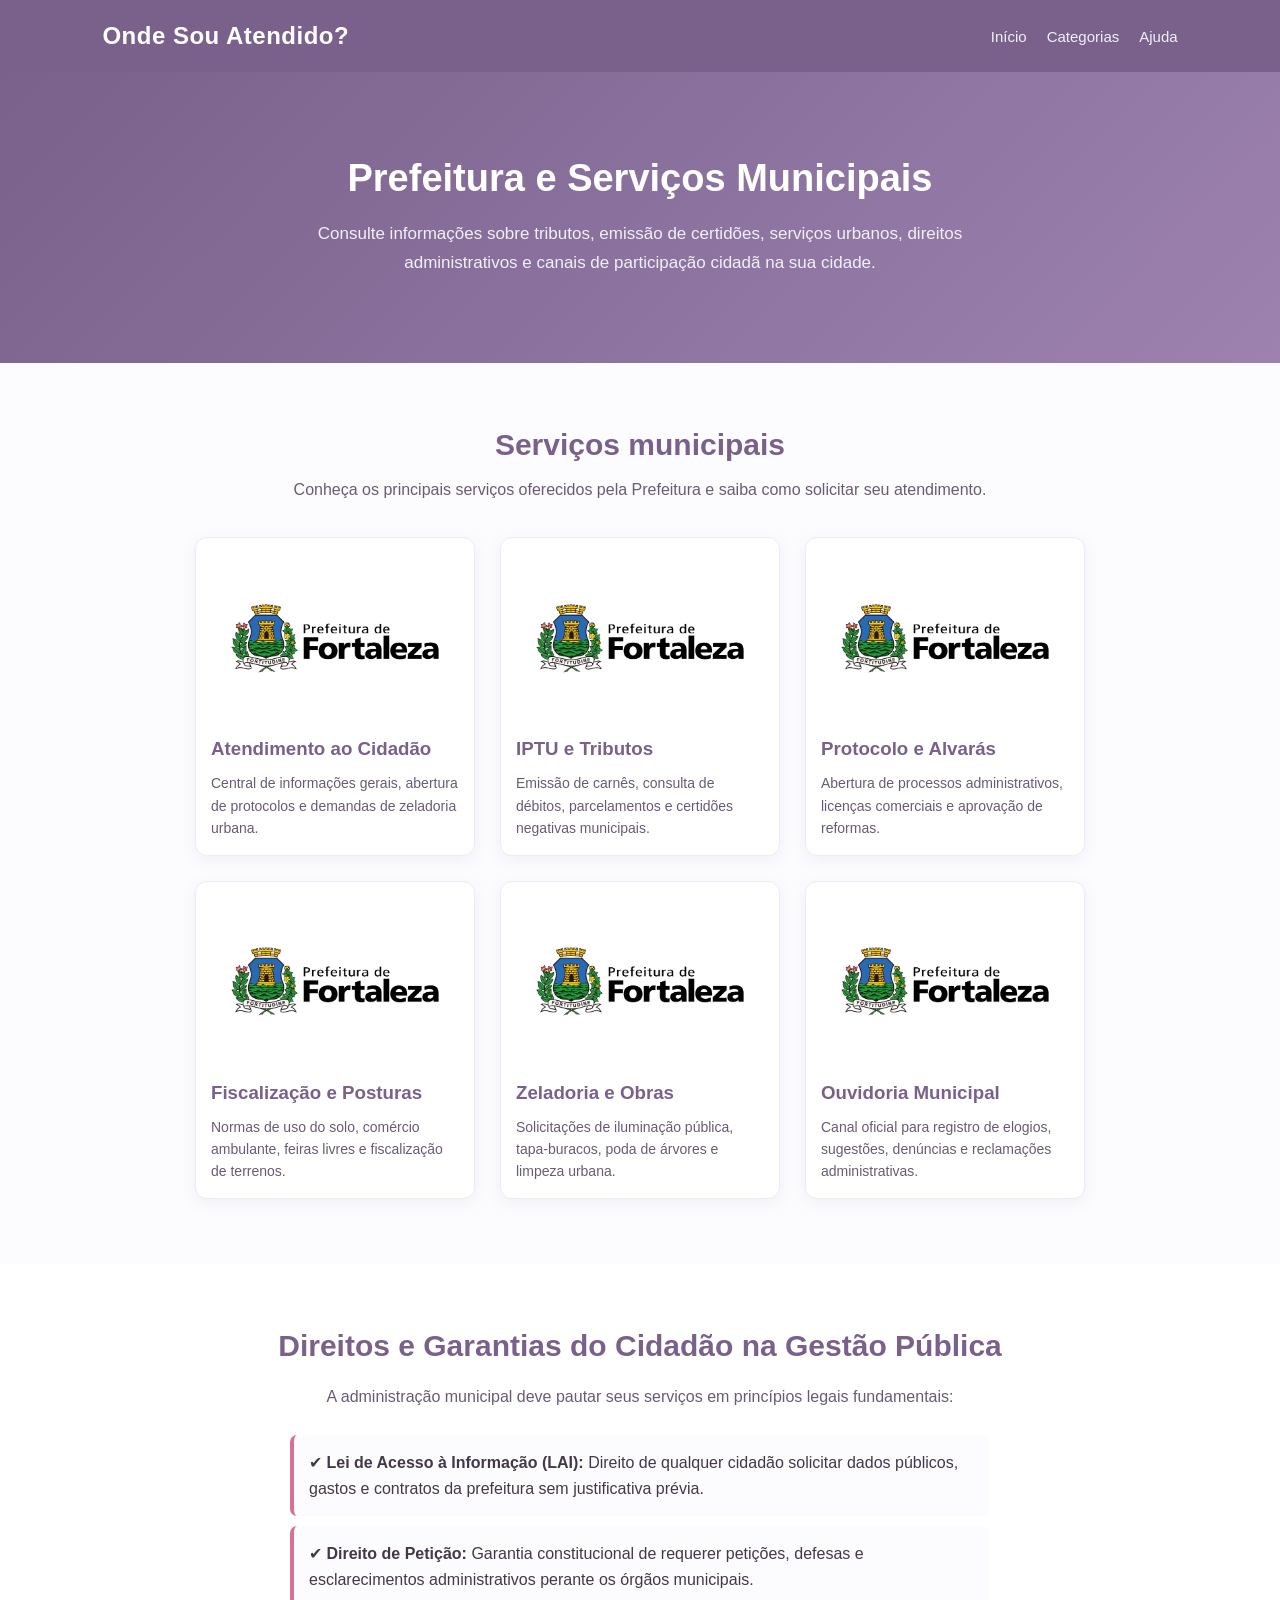
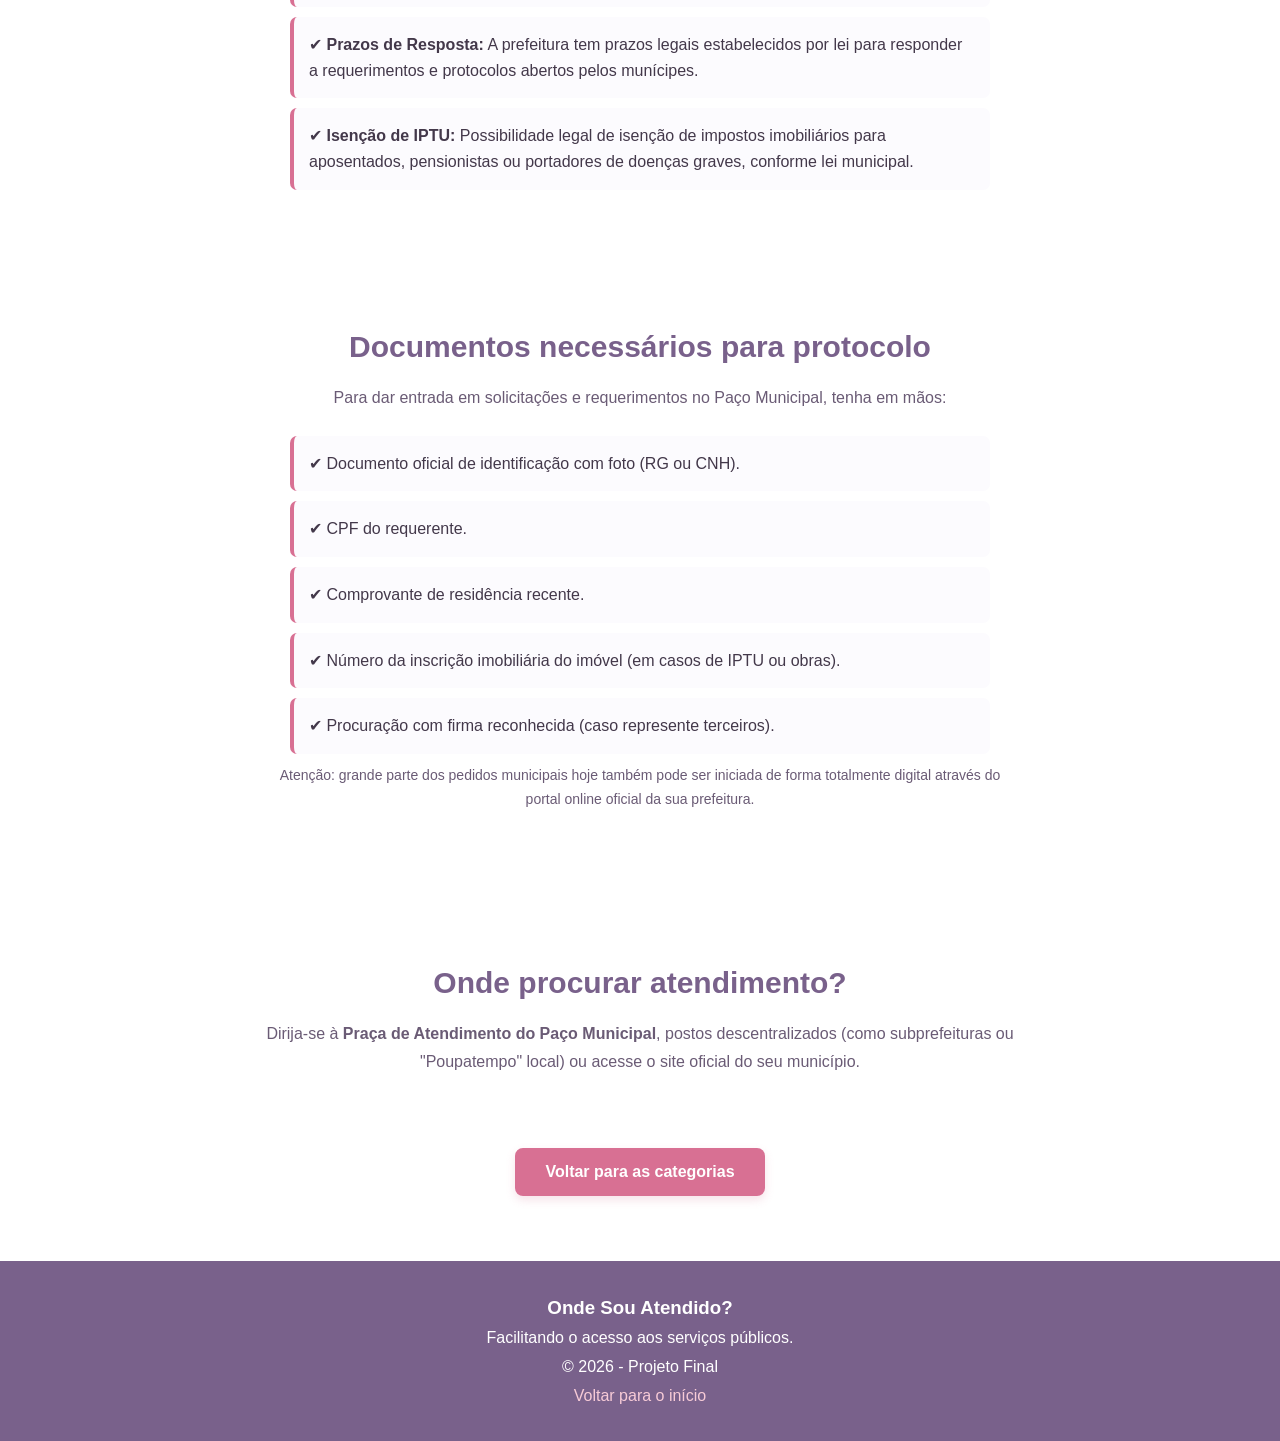
<file: prefeitura.html>
<!DOCTYPE html>
<html lang="pt-BR">

<head>
    <meta charset="UTF-8">
    <meta name="viewport" content="width=device-width, initial-scale=1.0">
    <title>Prefeitura - Onde Sou Atendido?</title>
    <link rel="stylesheet" href="style.css">
</head>

<body>

    <header>
        <div class="logo">Onde Sou Atendido?</div>
        <nav>
            <a href="index.html">Início</a>
            <a href="consultas.html">Categorias</a>
            <a href="ajuda.html">Ajuda</a>
        </nav>
    </header>

    <section class="banner">
        <h1>Prefeitura e Serviços Municipais</h1>
        <p>
            Consulte informações sobre tributos, emissão de certidões, serviços urbanos,
            direitos administrativos e canais de participação cidadã na sua cidade.
        </p>
    </section>

    <section class="atendimentos">
        <h2>Serviços municipais</h2>
        <p>Conheça os principais serviços oferecidos pela Prefeitura e saiba como solicitar seu atendimento.</p>

        <div class="cards">
            <div class="card">
                <img src="imagens/prefeitura.jpg" alt="Atendimento ao cidadão">
                <h3>Atendimento ao Cidadão</h3>
                <p>Central de informações gerais, abertura de protocolos e demandas de zeladoria urbana.</p>
            </div>
            <div class="card">
                <img src="imagens/prefeitura.jpg" alt="IPTU e tributos">
                <h3>IPTU e Tributos</h3>
                <p>Emissão de carnês, consulta de débitos, parcelamentos e certidões negativas municipais.</p>
            </div>
            <div class="card">
                <img src="imagens/prefeitura.jpg" alt="Certidões e protocolos">
                <h3>Protocolo e Alvarás</h3>
                <p>Abertura de processos administrativos, licenças comerciais e aprovação de reformas.</p>
            </div>
            <div class="card">
                <img src="imagens/prefeitura.jpg" alt="Fiscalização urbana">
                <h3>Fiscalização e Posturas</h3>
                <p>Normas de uso do solo, comércio ambulante, feiras livres e fiscalização de terrenos.</p>
            </div>
            <div class="card">
                <img src="imagens/prefeitura.jpg" alt="Obras e habitação">
                <h3>Zeladoria e Obras</h3>
                <p>Solicitações de iluminação pública, tapa-buracos, poda de árvores e limpeza urbana.</p>
            </div>
            <div class="card">
                <img src="imagens/prefeitura.jpg" alt="Ouvidoria municipal">
                <h3>Ouvidoria Municipal</h3>
                <p>Canal oficial para registro de elogios, sugestões, denúncias e reclamações administrativas.</p>
            </div>
        </div>
    </section>

    <section class="documentos">
        <h2>Direitos e Garantias do Cidadão na Gestão Pública</h2>
        <p>A administração municipal deve pautar seus serviços em princípios legais fundamentais:</p>

        <div class="lista-documentos">
            <div>✔ <strong>Lei de Acesso à Informação (LAI):</strong> Direito de qualquer cidadão solicitar dados públicos, gastos e contratos da prefeitura sem justificativa prévia.</div>
            <div>✔ <strong>Direito de Petição:</strong> Garantia constitucional de requerer petições, defesas e esclarecimentos administrativos perante os órgãos municipais.</div>
            <div>✔ <strong>Prazos de Resposta:</strong> A prefeitura tem prazos legais estabelecidos por lei para responder a requerimentos e protocolos abertos pelos munícipes.</div>
            <div>✔ <strong>Isenção de IPTU:</strong> Possibilidade legal de isenção de impostos imobiliários para aposentados, pensionistas ou portadores de doenças graves, conforme lei municipal.</div>
        </div>
    </section>

    <section class="documentos">
        <h2>Documentos necessários para protocolo</h2>
        <p>Para dar entrada em solicitações e requerimentos no Paço Municipal, tenha em mãos:</p>

        <div class="lista-documentos">
            <div>✔ Documento oficial de identificação com foto (RG ou CNH).</div>
            <div>✔ CPF do requerente.</div>
            <div>✔ Comprovante de residência recente.</div>
            <div>✔ Número da inscrição imobiliária do imóvel (em casos de IPTU ou obras).</div>
            <div>✔ Procuração com firma reconhecida (caso represente terceiros).</div>
        </div>

        <p class="aviso">
            Atenção: grande parte dos pedidos municipais hoje também pode ser iniciada de forma totalmente digital através do portal online oficial da sua prefeitura.
        </p>
    </section>

    <section class="orientacao">
        <h2>Onde procurar atendimento?</h2>
        <p>
            Dirija-se à <strong>Praça de Atendimento do Paço Municipal</strong>, postos descentralizados (como subprefeituras ou "Poupatempo" local) ou acesse o site oficial do seu município.
        </p>
        <br>
        <a href="consultas.html" class="botao">Voltar para as categorias</a>
    </section>

    <footer>
        <h3>Onde Sou Atendido?</h3>
        <p>Facilitando o acesso aos serviços públicos.</p>
        <p>© 2026 - Projeto Final</p>
        <a href="index.html">Voltar para o início</a>
    </footer>

</body>
</html>
</file>
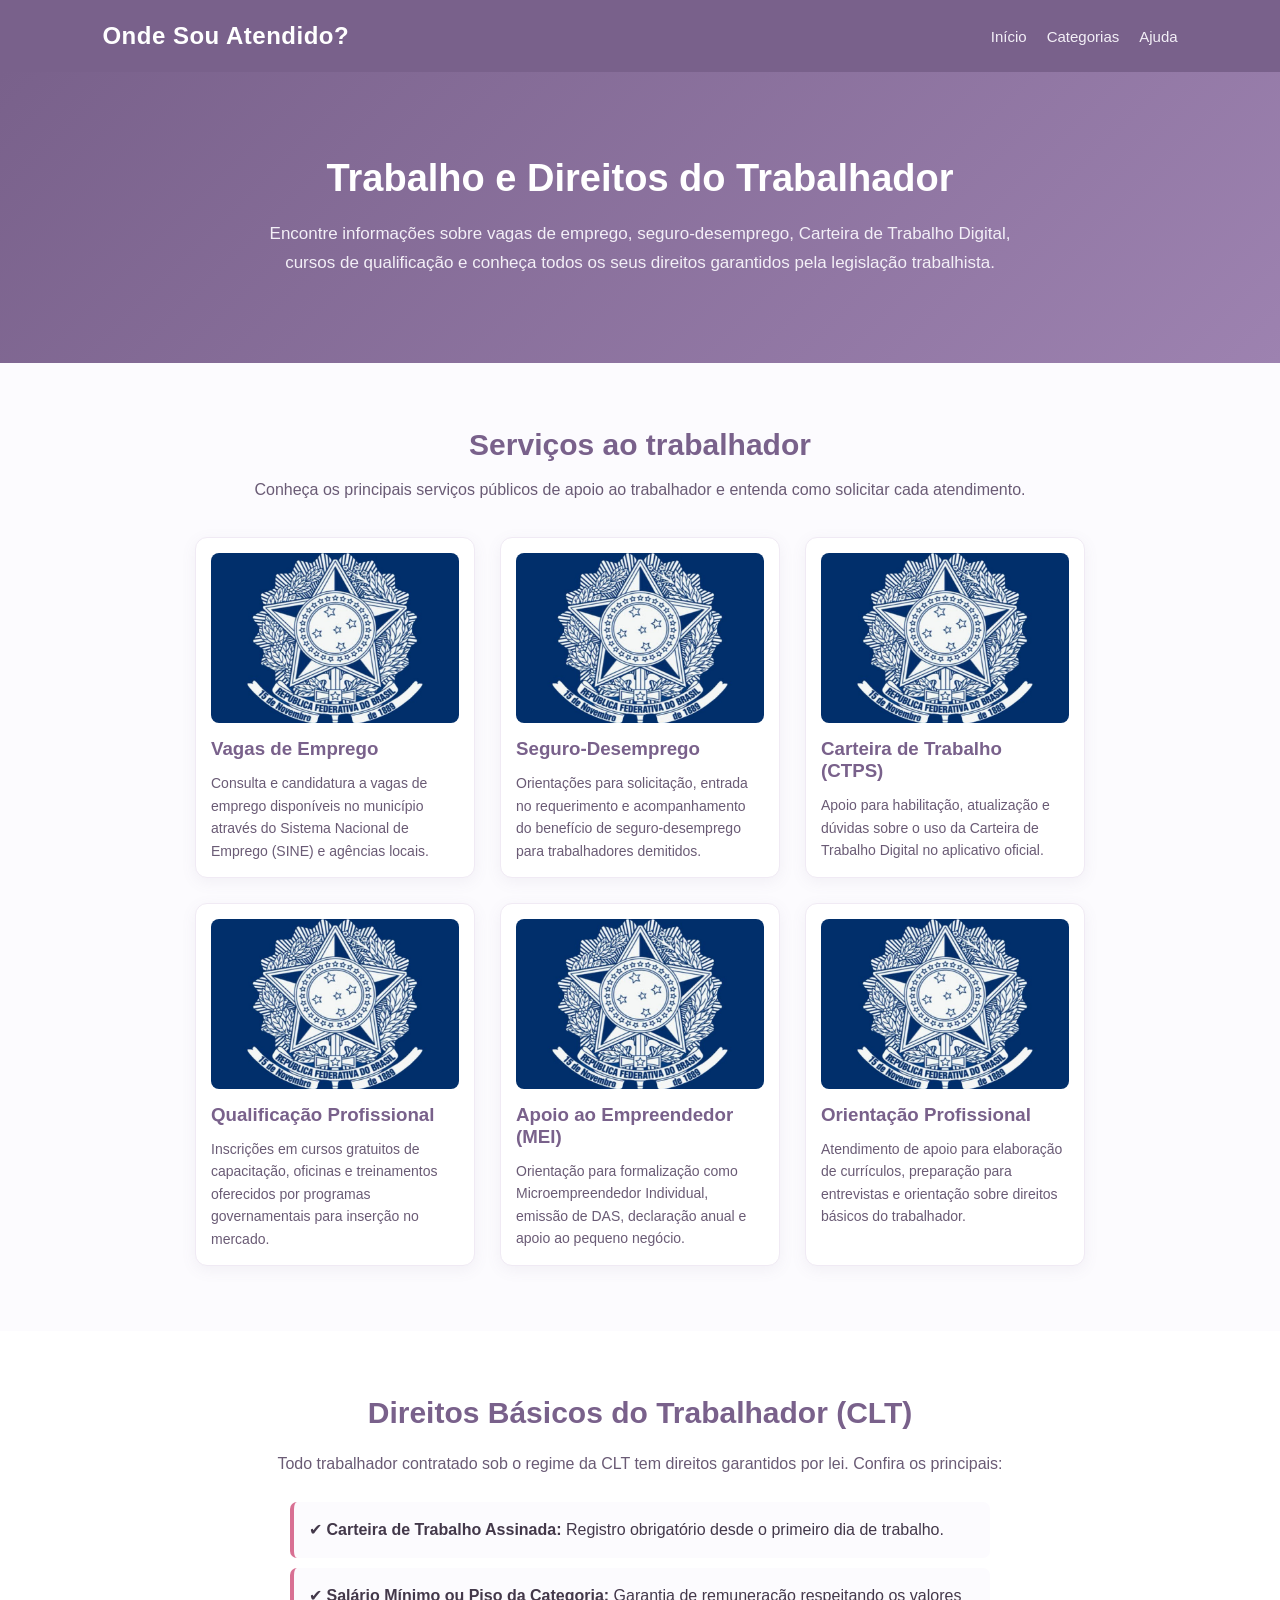
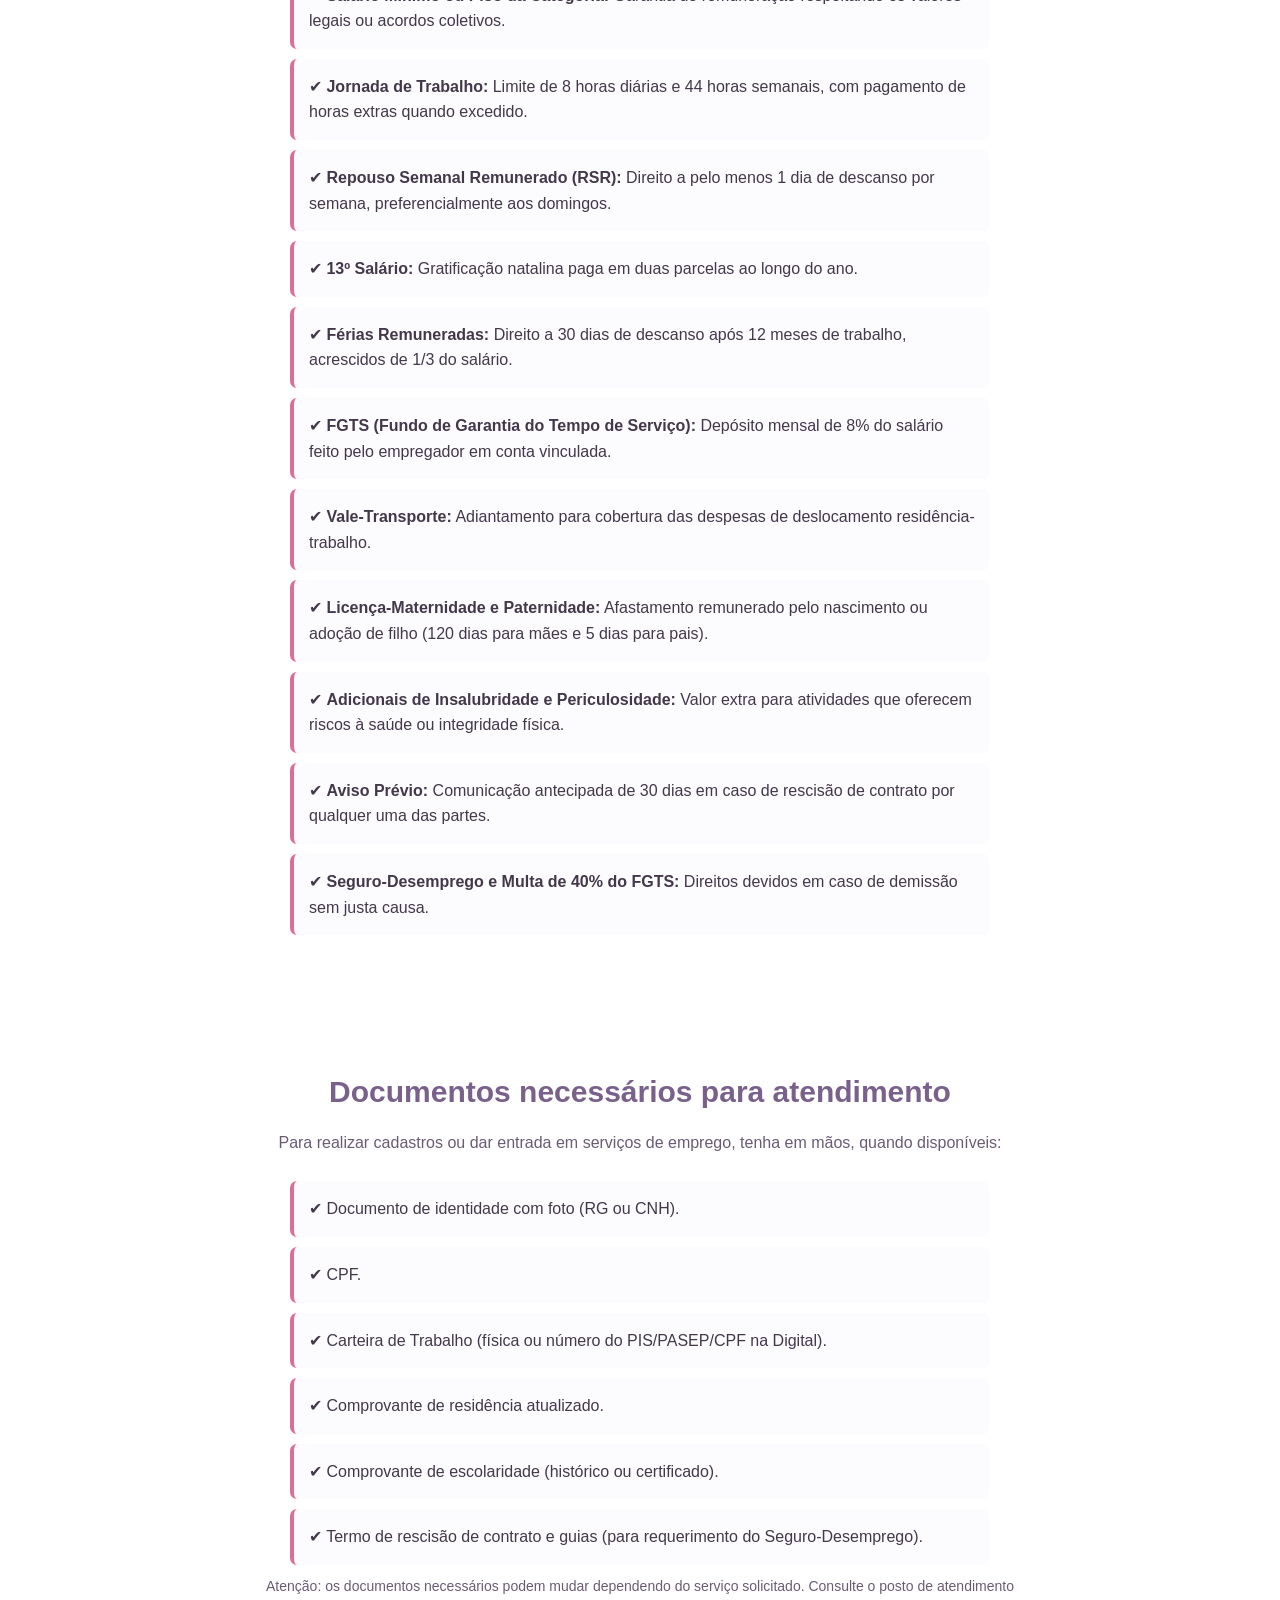
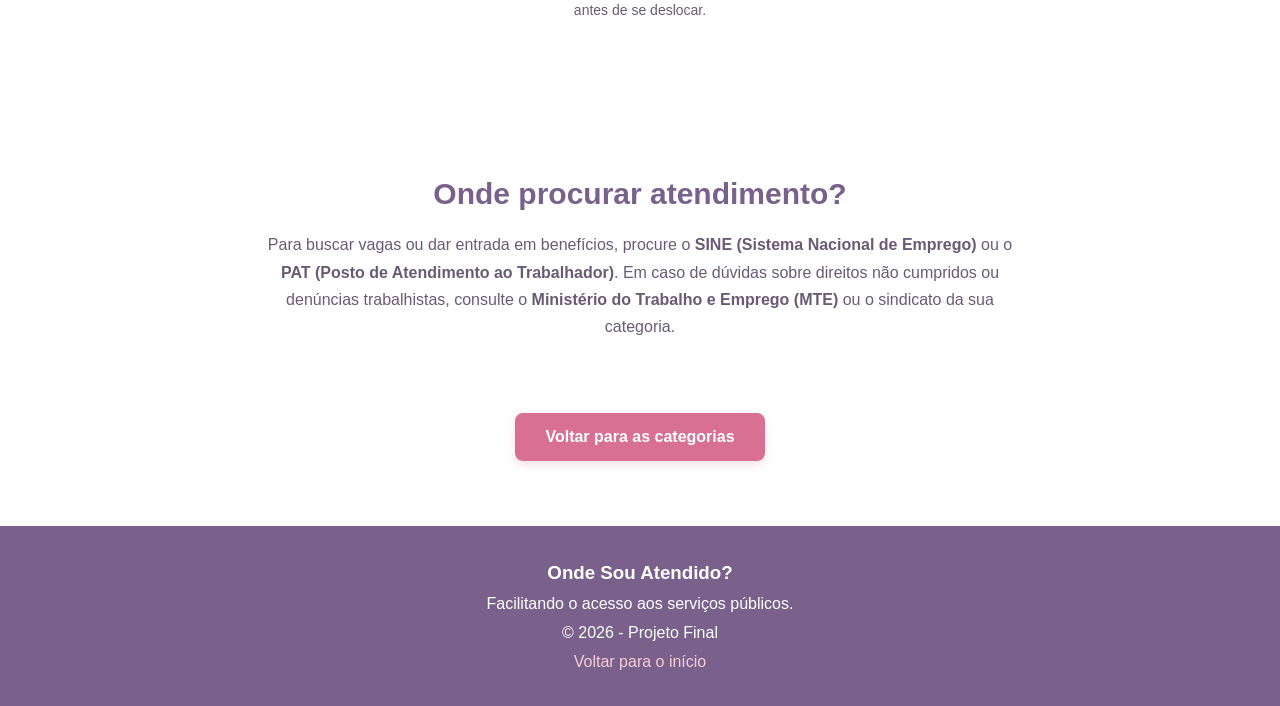
<file: trabalho.html>
<!DOCTYPE html>
<html lang="pt-BR">

<head>
    <meta charset="UTF-8">
    <meta name="viewport" content="width=device-width, initial-scale=1.0">
    <title>Trabalho - Onde Sou Atendido?</title>

    <!-- CONEXÃO COM O CSS -->
    <link rel="stylesheet" href="style.css">
</head>

<body>

    <!-- CABEÇALHO -->
    <header>
        <div class="logo">
            Onde Sou Atendido?
        </div>

        <nav>
            <a href="index.html">Início</a>
            <a href="consultas.html">Categorias</a>
            <a href="ajuda.html">Ajuda</a>
        </nav>
    </header>

    <!-- APRESENTAÇÃO -->
    <section class="banner">
        <h1>Trabalho e Direitos do Trabalhador</h1>
        <p>
            Encontre informações sobre vagas de emprego, seguro-desemprego,
            Carteira de Trabalho Digital, cursos de qualificação e conheça
            todos os seus direitos garantidos pela legislação trabalhista.
        </p>
    </section>

    <!-- SERVIÇOS DE TRABALHO -->
    <section class="atendimentos">
        <h2>Serviços ao trabalhador</h2>
        <p>
            Conheça os principais serviços públicos de apoio ao trabalhador
            e entenda como solicitar cada atendimento.
        </p>

        <div class="cards">

            <div class="card">
                <img src="imagens/carteira trabalho.jpeg" alt="Intermediação de mão de obra">
                <h3>Vagas de Emprego</h3>
                <p>
                    Consulta e candidatura a vagas de emprego disponíveis no município
                    através do Sistema Nacional de Emprego (SINE) e agências locais.
                </p>
            </div>

            <div class="card">
                <img src="imagens/carteira trabalho.jpeg" alt="Seguro desemprego">
                <h3>Seguro-Desemprego</h3>
                <p>
                    Orientações para solicitação, entrada no requerimento e acompanhamento
                    do benefício de seguro-desemprego para trabalhadores demitidos.
                </p>
            </div>

            <div class="card">
                <img src="imagens/carteira trabalho.jpeg" alt="Carteira de trabalho digital">
                <h3>Carteira de Trabalho (CTPS)</h3>
                <p>
                    Apoio para habilitação, atualização e dúvidas sobre o uso
                    da Carteira de Trabalho Digital no aplicativo oficial.
                </p>
            </div>

            <div class="card">
                <img src="imagens/carteira trabalho.jpeg" alt="Cursos profissionalizantes">
                <h3>Qualificação Profissional</h3>
                <p>
                    Inscrições em cursos gratuitos de capacitação, oficinas e treinamentos
                    oferecidos por programas governamentais para inserção no mercado.
                </p>
            </div>

            <div class="card">
                <img src="imagens/carteira trabalho.jpeg" alt="Apoio ao MEI">
                <h3>Apoio ao Empreendedor (MEI)</h3>
                <p>
                    Orientação para formalização como Microempreendedor Individual,
                    emissão de DAS, declaração anual e apoio ao pequeno negócio.
                </p>
            </div>

            <div class="card">
                <img src="imagens/carteira trabalho.jpeg" alt="Orientação trabalhista">
                <h3>Orientação Profissional</h3>
                <p>
                    Atendimento de apoio para elaboração de currículos, preparação para
                    entrevistas e orientação sobre direitos básicos do trabalhador.
                </p>
            </div>

        </div>
    </section>

    <!-- DIREITOS DO TRABALHADOR -->
    <section class="documentos">
        <h2>Direitos Básicos do Trabalhador (CLT)</h2>
        <p>
            Todo trabalhador contratado sob o regime da CLT tem direitos garantidos por lei.
            Confira os principais:
        </p>

        <div class="lista-documentos">
            <div>✔ <strong>Carteira de Trabalho Assinada:</strong> Registro obrigatório desde o primeiro dia de trabalho.</div>
            <div>✔ <strong>Salário Mínimo ou Piso da Categoria:</strong> Garantia de remuneração respeitando os valores legais ou acordos coletivos.</div>
            <div>✔ <strong>Jornada de Trabalho:</strong> Limite de 8 horas diárias e 44 horas semanais, com pagamento de horas extras quando excedido.</div>
            <div>✔ <strong>Repouso Semanal Remunerado (RSR):</strong> Direito a pelo menos 1 dia de descanso por semana, preferencialmente aos domingos.</div>
            <div>✔ <strong>13º Salário:</strong> Gratificação natalina paga em duas parcelas ao longo do ano.</div>
            <div>✔ <strong>Férias Remuneradas:</strong> Direito a 30 dias de descanso após 12 meses de trabalho, acrescidos de 1/3 do salário.</div>
            <div>✔ <strong>FGTS (Fundo de Garantia do Tempo de Serviço):</strong> Depósito mensal de 8% do salário feito pelo empregador em conta vinculada.</div>
            <div>✔ <strong>Vale-Transporte:</strong> Adiantamento para cobertura das despesas de deslocamento residência-trabalho.</div>
            <div>✔ <strong>Licença-Maternidade e Paternidade:</strong> Afastamento remunerado pelo nascimento ou adoção de filho (120 dias para mães e 5 dias para pais).</div>
            <div>✔ <strong>Adicionais de Insalubridade e Periculosidade:</strong> Valor extra para atividades que oferecem riscos à saúde ou integridade física.</div>
            <div>✔ <strong>Aviso Prévio:</strong> Comunicação antecipada de 30 dias em caso de rescisão de contrato por qualquer uma das partes.</div>
            <div>✔ <strong>Seguro-Desemprego e Multa de 40% do FGTS:</strong> Direitos devidos em caso de demissão sem justa causa.</div>
        </div>
    </section>

    <!-- DOCUMENTAÇÃO -->
    <section class="documentos">
        <h2>Documentos necessários para atendimento</h2>
        <p>
            Para realizar cadastros ou dar entrada em serviços de emprego,
            tenha em mãos, quando disponíveis:
        </p>

        <div class="lista-documentos">
            <div>✔ Documento de identidade com foto (RG ou CNH).</div>
            <div>✔ CPF.</div>
            <div>✔ Carteira de Trabalho (física ou número do PIS/PASEP/CPF na Digital).</div>
            <div>✔ Comprovante de residência atualizado.</div>
            <div>✔ Comprovante de escolaridade (histórico ou certificado).</div>
            <div>✔ Termo de rescisão de contrato e guias (para requerimento do Seguro-Desemprego).</div>
        </div>

        <p class="aviso">
            Atenção: os documentos necessários podem mudar dependendo do serviço solicitado.
            Consulte o posto de atendimento antes de se deslocar.
        </p>
    </section>

    <!-- ORIENTAÇÃO -->
    <section class="orientacao">
        <h2>Onde procurar atendimento?</h2>
        <p>
            Para buscar vagas ou dar entrada em benefícios, procure o <strong>SINE (Sistema Nacional de Emprego)</strong> ou o <strong>PAT (Posto de Atendimento ao Trabalhador)</strong>.
            Em caso de dúvidas sobre direitos não cumpridos ou denúncias trabalhistas, consulte o <strong>Ministério do Trabalho e Emprego (MTE)</strong> ou o sindicato da sua categoria.
        </p>

        <br>

        <a href="consultas.html" class="botao">
            Voltar para as categorias
        </a>
    </section>

    <!-- RODAPÉ -->
    <footer>
        <h3>Onde Sou Atendido?</h3>
        <p>
            Facilitando o acesso aos serviços públicos.
        </p>
        <p>
            © 2026 - Projeto Final
        </p>
        <a href="index.html">Voltar para o início</a>
    </footer>

</body>

</html>
</file>
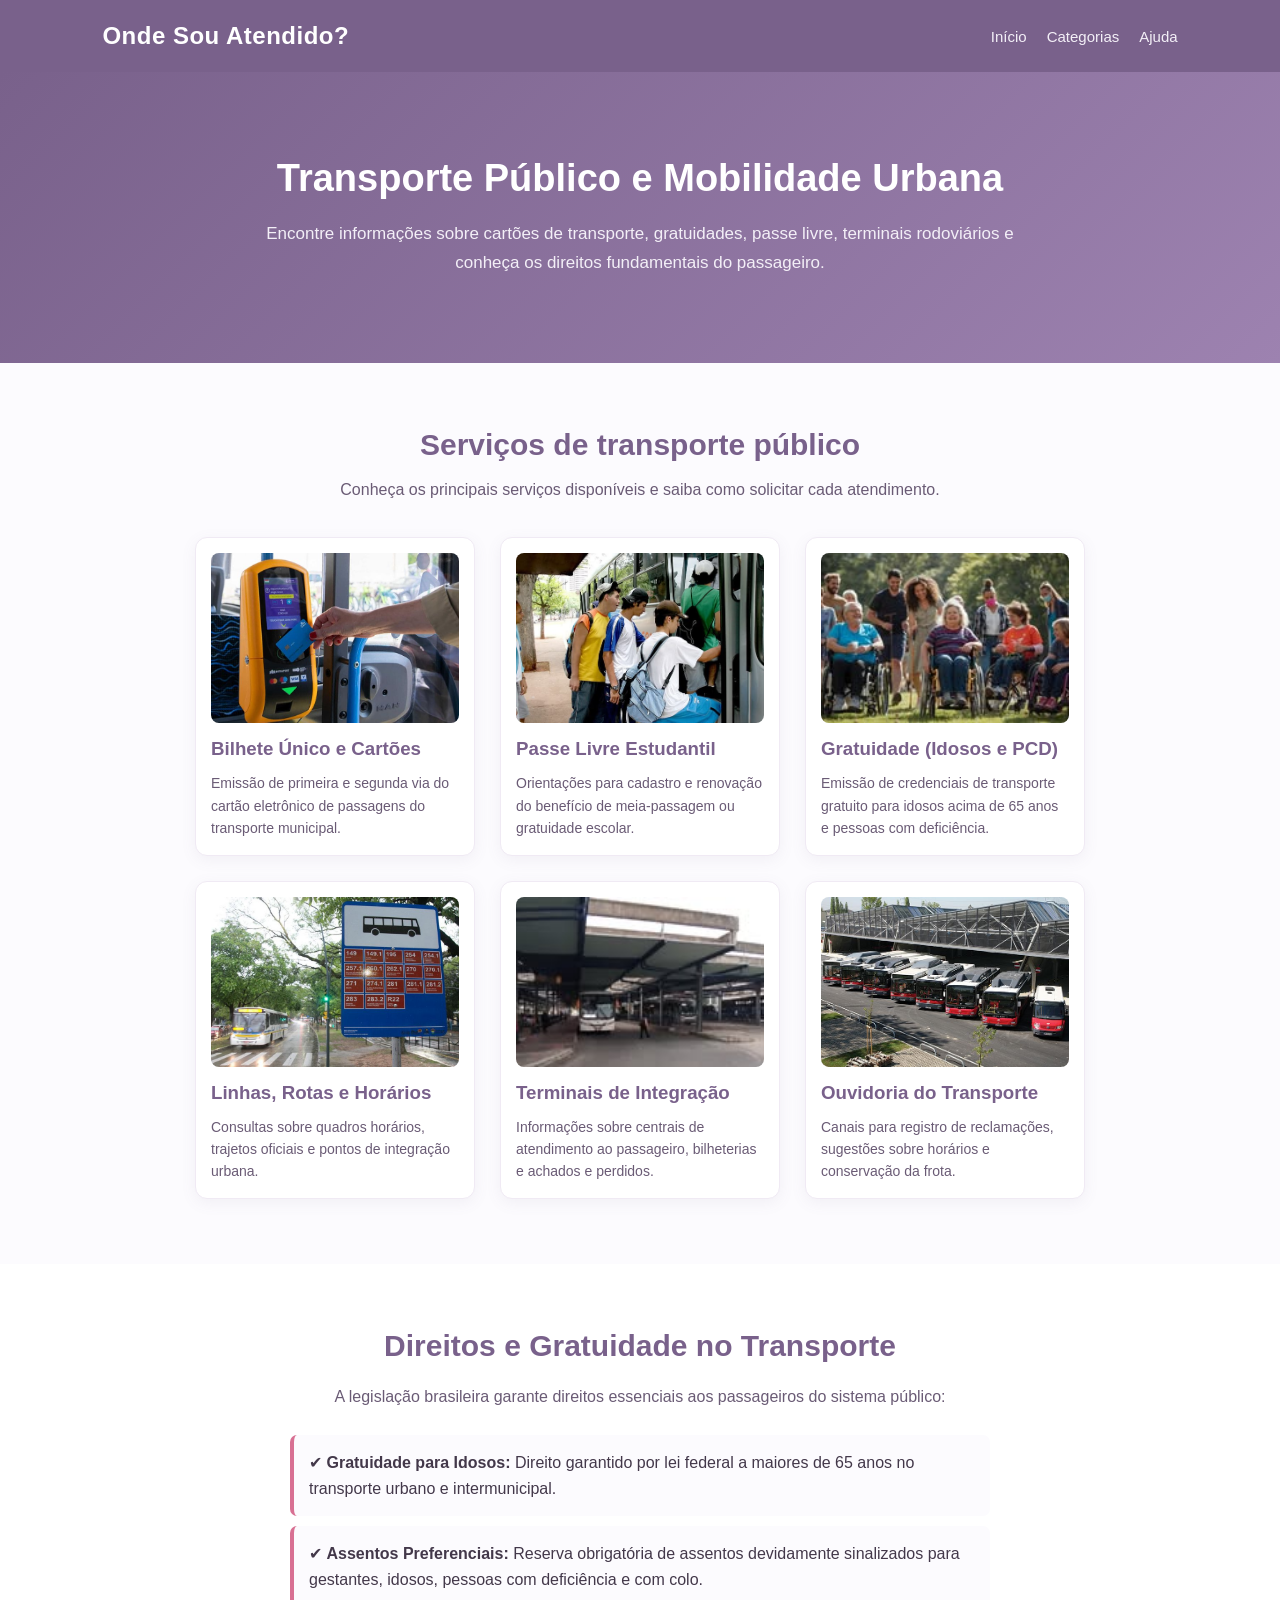
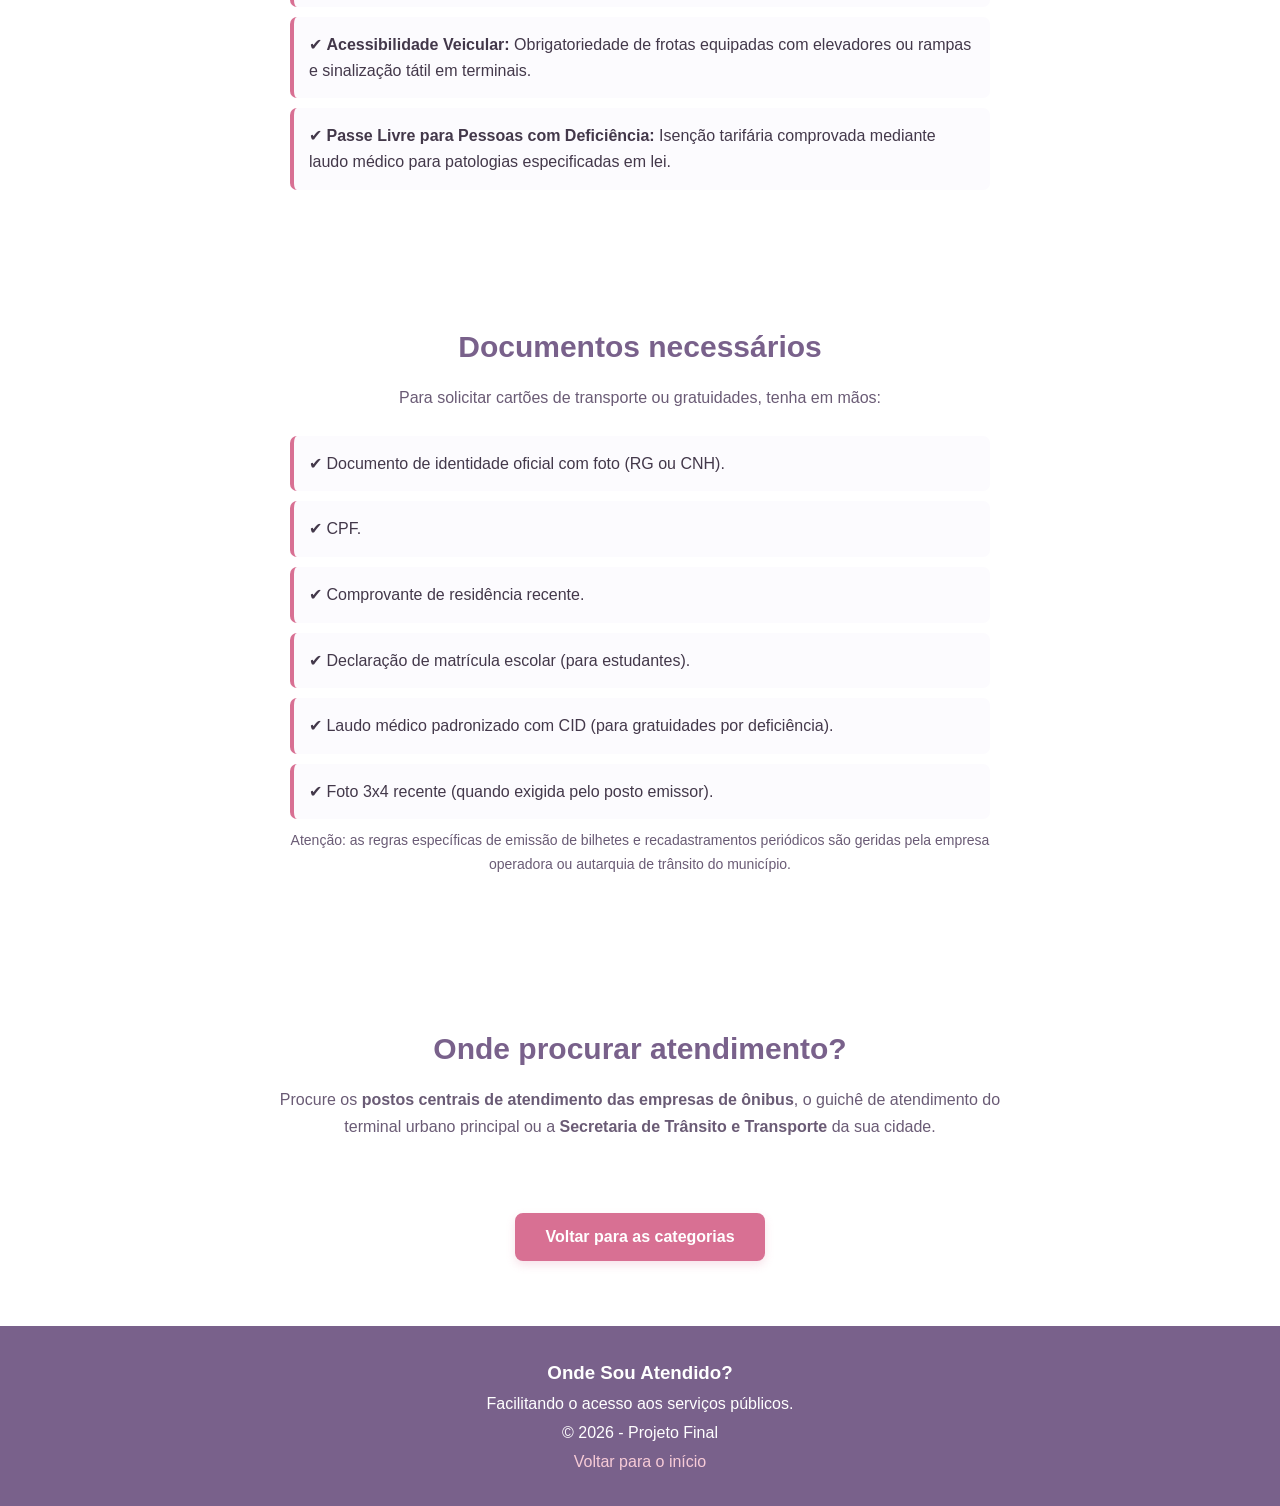
<file: transporte.html>
<!DOCTYPE html>
<html lang="pt-BR">

<head>
    <meta charset="UTF-8">
    <meta name="viewport" content="width=device-width, initial-scale=1.0">
    <title>Transporte - Onde Sou Atendido?</title>
    <link rel="stylesheet" href="style.css">
</head>

<body>

    <header>
        <div class="logo">Onde Sou Atendido?</div>
        <nav>
            <a href="index.html">Início</a>
            <a href="consultas.html">Categorias</a>
            <a href="ajuda.html">Ajuda</a>
        </nav>
    </header>

    <section class="banner">
        <h1>Transporte Público e Mobilidade Urbana</h1>
        <p>
            Encontre informações sobre cartões de transporte, gratuidades, passe livre,
            terminais rodoviários e conheça os direitos fundamentais do passageiro.
        </p>
    </section>

    <section class="atendimentos">
        <h2>Serviços de transporte público</h2>
        <p>Conheça os principais serviços disponíveis e saiba como solicitar cada atendimento.</p>

        <div class="cards">
            <div class="card">
                <img src="imagens/passe.jpeg" alt="Cartão de transporte">
                <h3>Bilhete Único e Cartões</h3>
                <p>Emissão de primeira e segunda via do cartão eletrônico de passagens do transporte municipal.</p>
            </div>
            <div class="card">
                <img src="imagens/estudante.jpeg" alt="Passe livre estudantil">
                <h3>Passe Livre Estudantil</h3>
                <p>Orientações para cadastro e renovação do benefício de meia-passagem ou gratuidade escolar.</p>
            </div>
            <div class="card">
                <img src="imagens/pcd.jpeg" alt="Gratuidade idoso e PCD">
                <h3>Gratuidade (Idosos e PCD)</h3>
                <p>Emissão de credenciais de transporte gratuito para idosos acima de 65 anos e pessoas com deficiência.</p>
            </div>
            <div class="card">
                <img src="imagens/download (4).jpeg" alt="Linhas e itinerários">
                <h3>Linhas, Rotas e Horários</h3>
                <p>Consultas sobre quadros horários, trajetos oficiais e pontos de integração urbana.</p>
            </div>
            <div class="card">
                <img src="imagens/terminal.jpeg" alt="Terminais urbanos">
                <h3>Terminais de Integração</h3>
                <p>Informações sobre centrais de atendimento ao passageiro, bilheterias e achados e perdidos.</p>
            </div>
            <div class="card">
                <img src="imagens/transporte.jpeg" alt="Atendimento ao usuário">
                <h3>Ouvidoria do Transporte</h3>
                <p>Canais para registro de reclamações, sugestões sobre horários e conservação da frota.</p>
            </div>
        </div>
    </section>

    <section class="documentos">
        <h2>Direitos e Gratuidade no Transporte</h2>
        <p>A legislação brasileira garante direitos essenciais aos passageiros do sistema público:</p>

        <div class="lista-documentos">
            <div>✔ <strong>Gratuidade para Idosos:</strong> Direito garantido por lei federal a maiores de 65 anos no transporte urbano e intermunicipal.</div>
            <div>✔ <strong>Assentos Preferenciais:</strong> Reserva obrigatória de assentos devidamente sinalizados para gestantes, idosos, pessoas com deficiência e com colo.</div>
            <div>✔ <strong>Acessibilidade Veicular:</strong> Obrigatoriedade de frotas equipadas com elevadores ou rampas e sinalização tátil em terminais.</div>
            <div>✔ <strong>Passe Livre para Pessoas com Deficiência:</strong> Isenção tarifária comprovada mediante laudo médico para patologias especificadas em lei.</div>
        </div>
    </section>

    <section class="documentos">
        <h2>Documentos necessários</h2>
        <p>Para solicitar cartões de transporte ou gratuidades, tenha em mãos:</p>

        <div class="lista-documentos">
            <div>✔ Documento de identidade oficial com foto (RG ou CNH).</div>
            <div>✔ CPF.</div>
            <div>✔ Comprovante de residência recente.</div>
            <div>✔ Declaração de matrícula escolar (para estudantes).</div>
            <div>✔ Laudo médico padronizado com CID (para gratuidades por deficiência).</div>
            <div>✔ Foto 3x4 recente (quando exigida pelo posto emissor).</div>
        </div>

        <p class="aviso">
            Atenção: as regras específicas de emissão de bilhetes e recadastramentos periódicos são geridas pela empresa operadora ou autarquia de trânsito do município.
        </p>
    </section>

    <section class="orientacao">
        <h2>Onde procurar atendimento?</h2>
        <p>
            Procure os <strong>postos centrais de atendimento das empresas de ônibus</strong>, o guichê de atendimento do terminal urbano principal ou a <strong>Secretaria de Trânsito e Transporte</strong> da sua cidade.
        </p>
        <br>
        <a href="consultas.html" class="botao">Voltar para as categorias</a>
    </section>

    <footer>
        <h3>Onde Sou Atendido?</h3>
        <p>Facilitando o acesso aos serviços públicos.</p>
        <p>© 2026 - Projeto Final</p>
        <a href="index.html">Voltar para o início</a>
    </footer>

</body>
</html>
</file>
<file: style.css>
/* =====================================
    1. CONFIGURAÇÕES GERAIS
===================================== */

* {
    margin: 0;
    padding: 0;
    box-sizing: border-box;
    font-family: Arial, sans-serif;
}

html {
    scroll-behavior: smooth;
}

body {
    background: #fcfbfe; /* Branco creme bem suave com toque lilás */
    color: #43384a;
}

img {
    max-width: 100%;
    display: block;
}

a {
    text-decoration: none;
}


/* =====================================
    2. CABEÇALHO E MENU
===================================== */

header {
    background: #79618b; /* Lilás escuro/sofisticado */
    color: white;
    padding: 22px 8%;
    display: flex;
    justify-content: space-between;
    align-items: center;
    flex-wrap: wrap;
    box-shadow: 0 2px 10px rgba(121, 97, 139, 0.15);
}

.logo {
    font-size: 24px;
    font-weight: bold;
    letter-spacing: 0.5px;
}

nav {
    display: flex;
    flex-wrap: wrap;
    gap: 20px;
}

nav a {
    color: #f3eff7;
    font-size: 15px;
    transition: 0.3s;
}

nav a:hover {
    color: #f7cbd7; /* Rosa claro no hover */
}


/* =====================================
    3. BANNERS E APRESENTAÇÕES
===================================== */

.inicio,
.banner {
    background: linear-gradient(135deg, #79618b, #9d82b0); /* Degradê em lilás */
    color: white;
    padding: 85px 8%;
    text-align: center;
}

.inicio h1,
.banner h1 {
    font-size: 38px;
    margin-bottom: 20px;
    font-weight: 700;
}

.inicio p,
.banner p {
    max-width: 750px;
    margin: auto;
    line-height: 1.7;
    font-size: 17px;
    color: #f3eff7;
}


/* =====================================
    4. BOTÕES (TODOS EM ROSA)
===================================== */

.botao,
button,
.formulario button,
.caixa-consulta button,
.caixa button {
    display: inline-block;
    width: 100%; /* Garante largura total nos formulários */
    max-width: 300px; /* Mantém um limite para botões centrais */
    background: #d87093; /* Rosa vibrante e elegante */
    color: #ffffff;
    padding: 15px 30px;
    margin-top: 20px;
    border: none;
    border-radius: 8px;
    font-size: 16px;
    font-weight: bold;
    text-align: center;
    cursor: pointer;
    transition: 0.3s;
    box-shadow: 0 4px 10px rgba(216, 112, 147, 0.2);
}

/* Ajuste específico para a classe .botao para não esticar demais na home */
.botao {
    width: auto;
    max-width: none;
    margin-top: 30px;
}

.botao:hover,
button:hover,
.formulario button:hover,
.caixa-consulta button:hover,
.caixa button:hover {
    background: #c25b7e;
    transform: translateY(-2px);
}


/* =====================================
    5. SEÇÕES DE CONTEÚDO
===================================== */

.sobre,
.beneficios {
    padding: 70px 10%;
    text-align: center;
    background: #ffffff;
}

.sobre h2,
.beneficios h2 {
    color: #79618b;
    font-size: 30px;
    margin-bottom: 20px;
}

.sobre p {
    max-width: 850px;
    margin: auto;
    line-height: 1.8;
    font-size: 17px;
    color: #5c4e66;
}


/* =====================================
    6. COMO FUNCIONA E ORIENTAÇÕES
===================================== */

.como-funciona,
.orientacoes {
    background: #fcfbfe;
    padding: 65px 8%;
    text-align: center;
}

.como-funciona h2,
.orientacoes h2 {
    color: #79618b;
    font-size: 30px;
    margin-bottom: 35px;
}


/* =====================================
    7. CARTÕES E CATEGORIAS
===================================== */

.categorias,
.atendimentos {
    padding: 65px 8%;
    text-align: center;
    background: #fcfbfe;
}

.categorias h2,
.atendimentos h2 {
    color: #79618b;
    font-size: 30px;
    margin-bottom: 15px;
}

.categorias > p,
.atendimentos > p {
    margin-bottom: 35px;
    line-height: 1.6;
    color: #6a5b75;
}

.cards {
    display: flex;
    justify-content: center;
    flex-wrap: wrap;
    gap: 25px;
}

.card {
    background: white;
    width: 280px;
    padding: 15px;
    border-radius: 12px;
    color: #43384a;
    box-shadow: 0 4px 15px rgba(121, 97, 139, 0.08);
    transition: 0.3s;
    overflow: hidden;
    text-align: left;
    border: 1px solid #f0eaf4;
}

.card:hover {
    transform: translateY(-5px);
    box-shadow: 0 8px 22px rgba(121, 97, 139, 0.15);
}

.card img {
    width: 100%;
    height: 170px;
    object-fit: cover;
    border-radius: 8px;
    margin-bottom: 15px;
}

.card h3 {
    color: #79618b;
    margin-bottom: 12px;
}

.card p {
    line-height: 1.6;
    font-size: 14px;
    color: #6a5b75;
}

.icone {
    font-size: 35px;
    margin-bottom: 15px;
}


/* =====================================
    8. CONSULTA E PESQUISA
===================================== */

.consulta,
.pesquisa {
    padding: 75px 8%;
    background: #f4eef8; /* Lilás bem claro de fundo */
    text-align: center;
}

.consulta h2,
.pesquisa h2 {
    color: #79618b;
    font-size: 30px;
    margin-bottom: 15px;
}

.consulta > p,
.pesquisa > p {
    margin-bottom: 25px;
    line-height: 1.6;
    color: #6a5b75;
}

.formulario,
.caixa-consulta,
.caixa {
    background: white;
    max-width: 550px;
    margin: auto;
    padding: 35px;
    border-radius: 12px;
    box-shadow: 0 6px 20px rgba(121, 97, 139, 0.08);
    border: 1px solid #e3d5ed;
}

label {
    display: block;
    text-align: left;
    font-weight: bold;
    margin-bottom: 10px;
    color: #5c4e66;
}

input,
select,
textarea {
    width: 100%;
    padding: 15px;
    margin-bottom: 20px;
    border: 1px solid #d4c5e2;
    border-radius: 7px;
    font-size: 16px;
    background: #fffdfd;
    color: #43384a;
}

input:focus,
select:focus,
textarea:focus {
    outline: none;
    border-color: #9d82b0;
    background: white;
}


/* =====================================
    9. PÁGINAS DE CONTEÚDO E DOCUMENTOS
===================================== */

.documentos,
.orientacao {
    padding: 65px 8%;
    text-align: center;
    background: white;
}

.documentos h2,
.orientacao h2 {
    color: #79618b;
    font-size: 30px;
    margin-bottom: 20px;
}

.documentos p,
.orientacao p {
    max-width: 750px;
    margin: 0 auto 25px;
    line-height: 1.7;
    color: #6a5b75;
}

.lista-documentos {
    max-width: 700px;
    margin: auto;
    text-align: left;
}

.lista-documentos div {
    background: #fcfbfe;
    padding: 15px;
    margin-bottom: 10px;
    border-radius: 7px;
    line-height: 1.6;
    border-left: 4px solid #d87093; /* Detalhe em rosa */
    color: #43384a;
}

.aviso {
    color: #7d6e87;
    font-size: 14px;
    margin-top: 25px;
}


/* =====================================
    10. RESULTADOS DAS CONSULTAS
===================================== */

.resultados {
    padding: 65px 8%;
    text-align: center;
}

.resultados h1,
.resultados h2 {
    color: #79618b;
    margin-bottom: 20px;
}

.resultado-card {
    background: white;
    max-width: 850px;
    margin: 20px auto;
    padding: 20px;
    border-radius: 12px;
    display: flex;
    align-items: center;
    gap: 20px;
    text-align: left;
    box-shadow: 0 4px 15px rgba(121, 97, 139, 0.08);
    border: 1px solid #f0eaf4;
}

.resultado-card img {
    width: 160px;
    height: 120px;
    object-fit: cover;
    border-radius: 8px;
}

.resultado-card h3 {
    color: #79618b;
    margin-bottom: 10px;
}

.resultado-card p {
    line-height: 1.7;
    color: #6a5b75;
}

.resultado-card a {
    color: #d87093;
    font-weight: bold;
}


/* =====================================
    11. RODAPÉ
===================================== */

footer {
    background: #79618b;
    color: white;
    text-align: center;
    padding: 30px;
    line-height: 1.8;
}

footer a {
    color: #f7cbd7;
    text-decoration: none;
}

footer a:hover {
    text-decoration: underline;
}


/* =====================================
    12. RESPONSIVIDADE
===================================== */

@media (max-width: 700px) {

    header {
        flex-direction: column;
        gap: 20px;
        text-align: center;
    }

    nav {
        justify-content: center;
        gap: 15px;
    }

    nav a {
        font-size: 13px;
    }

    .inicio h1,
    .banner h1 {
        font-size: 28px;
    }

    .inicio p,
    .banner p {
        font-size: 16px;
    }

    .card {
        width: 100%;
    }

    .formulario,
    .caixa-consulta,
    .caixa {
        padding: 25px;
    }

    .resultado-card {
        flex-direction: column;
        text-align: center;
    }

    .resultado-card img {
        width: 100%;
        height: 190px;
    }

}
</file>
